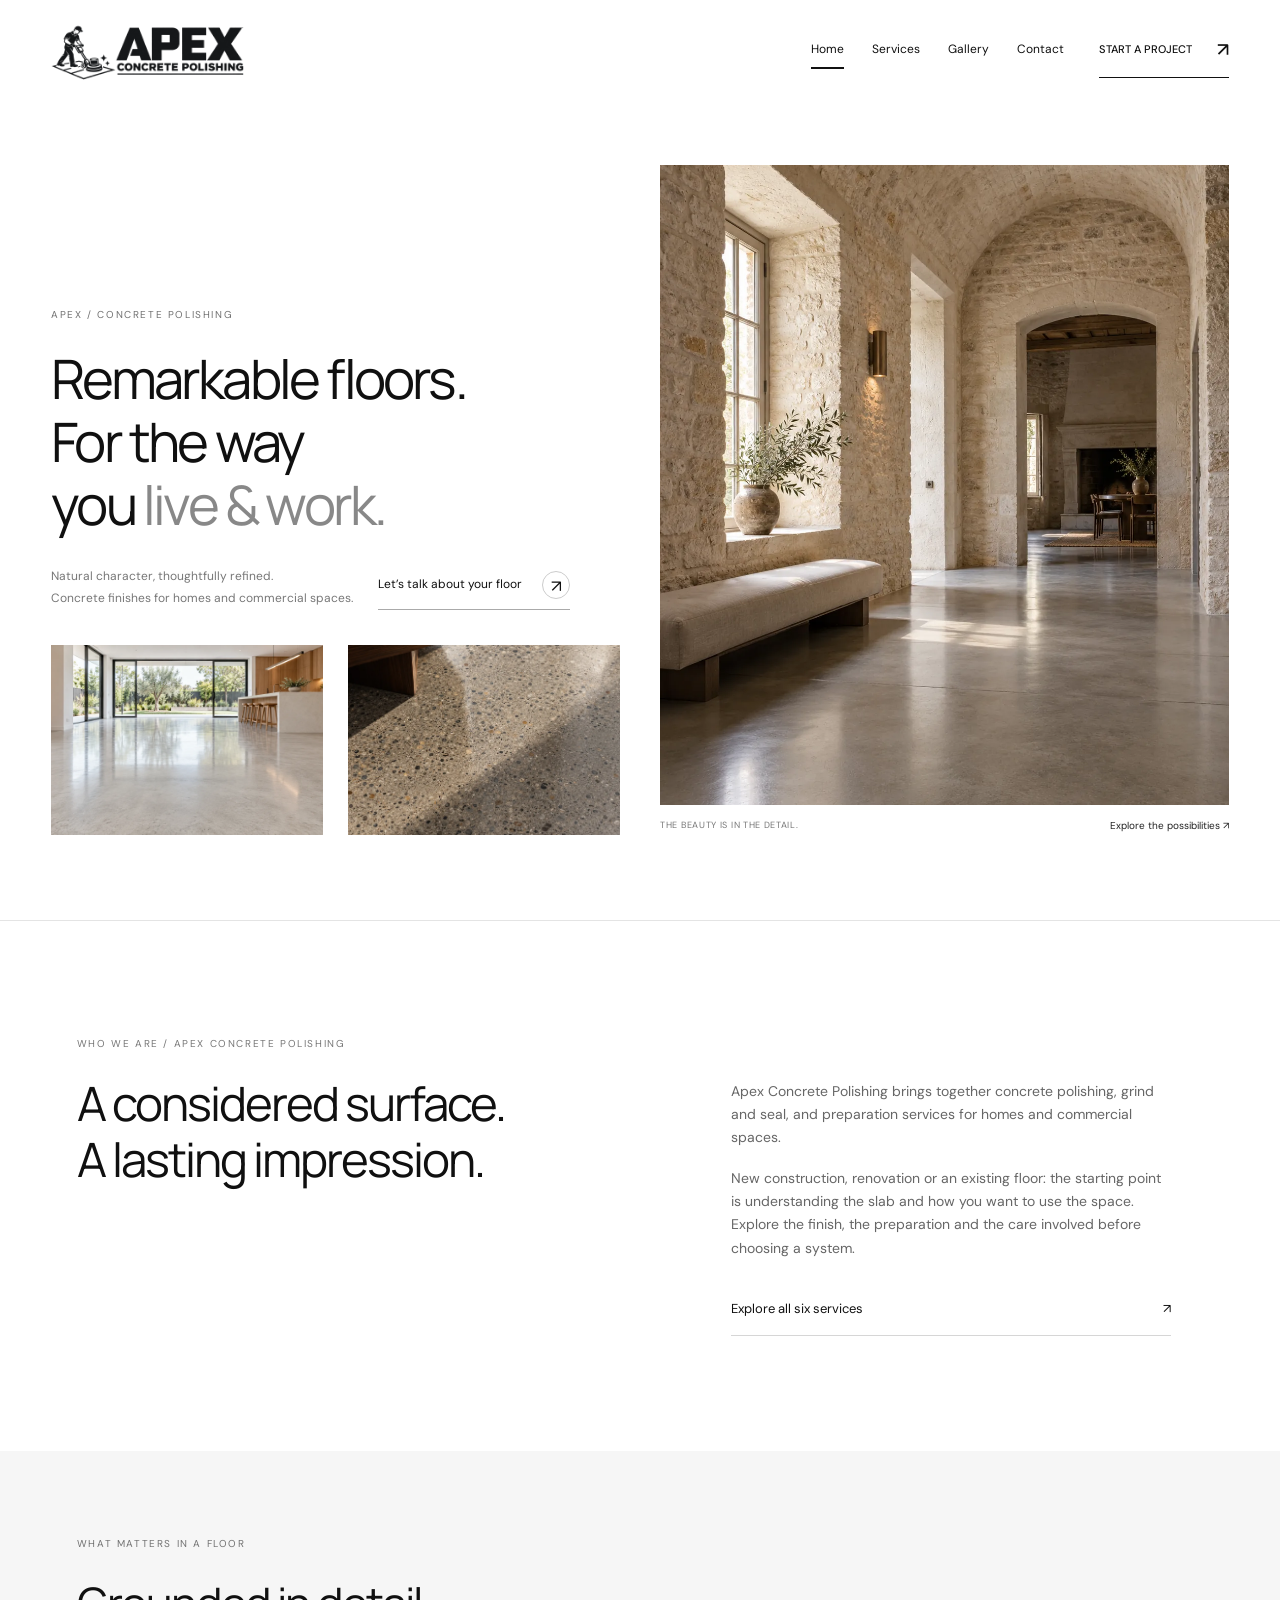
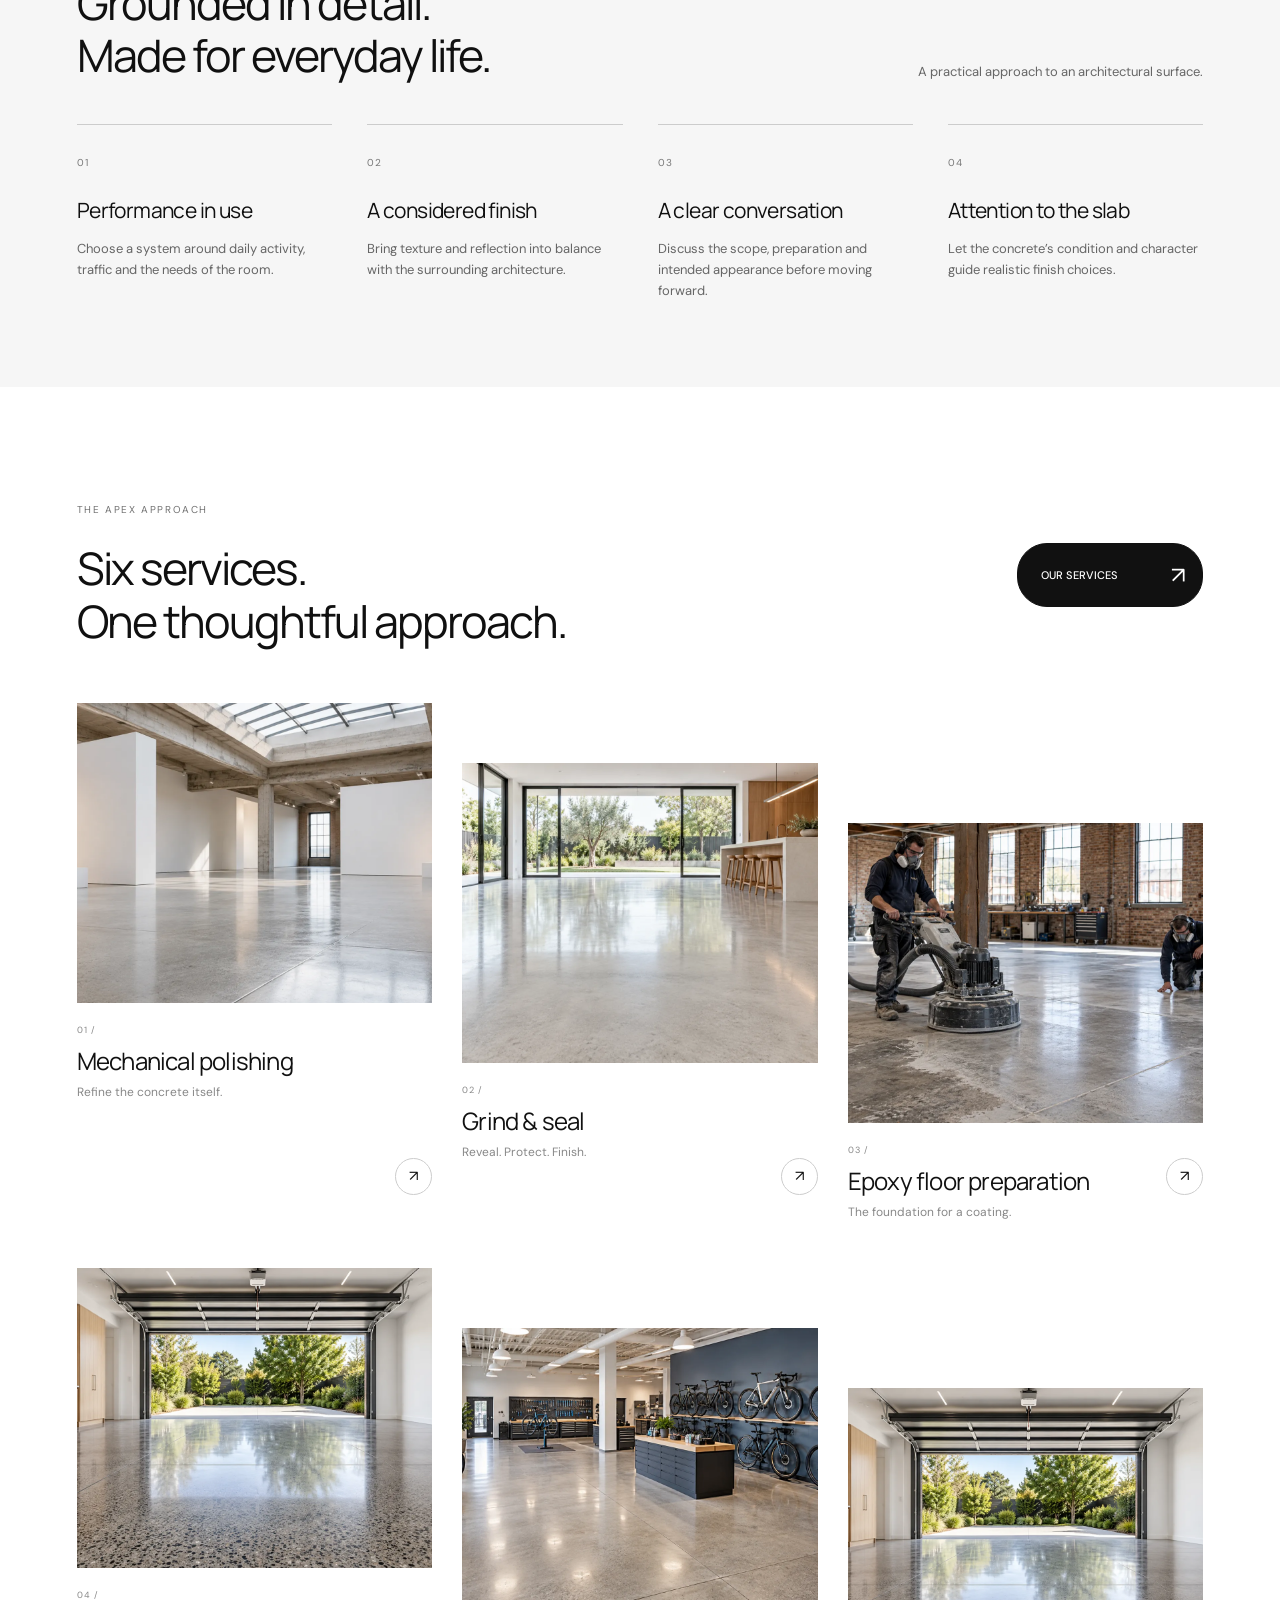
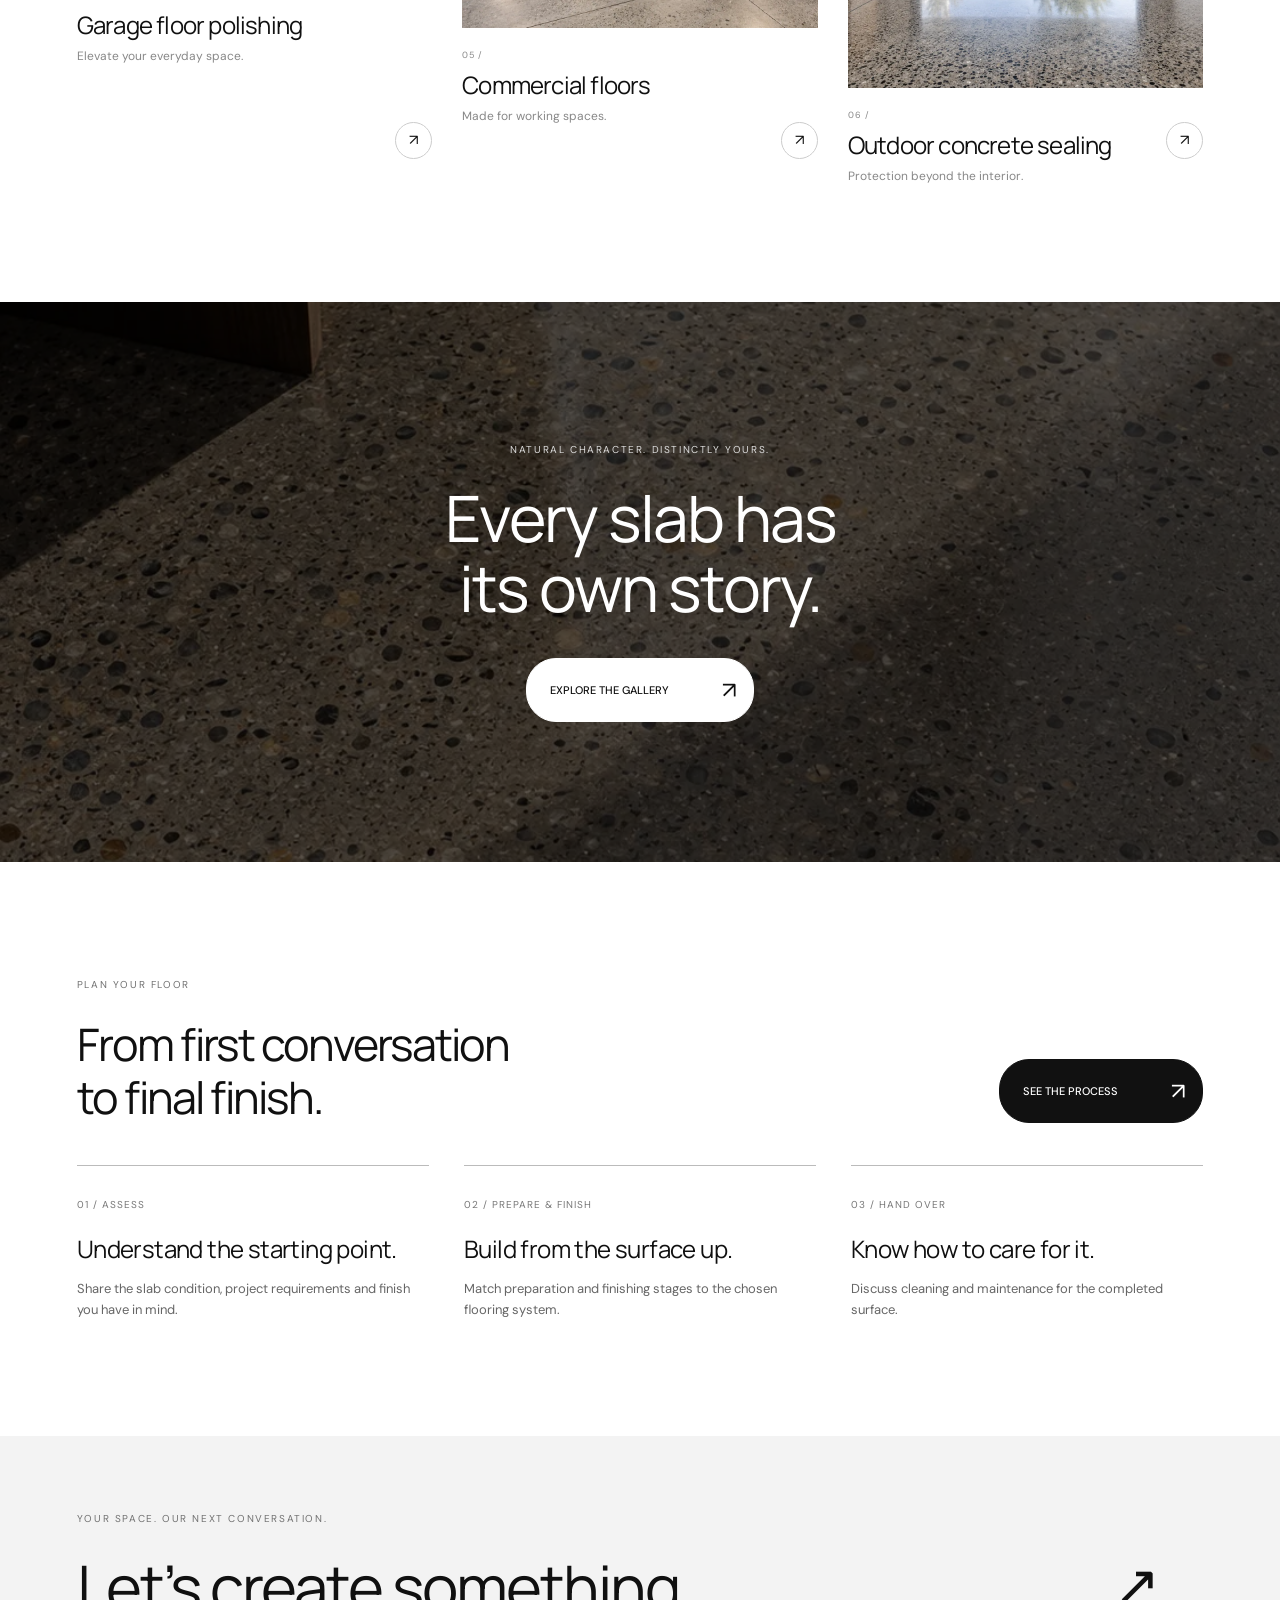
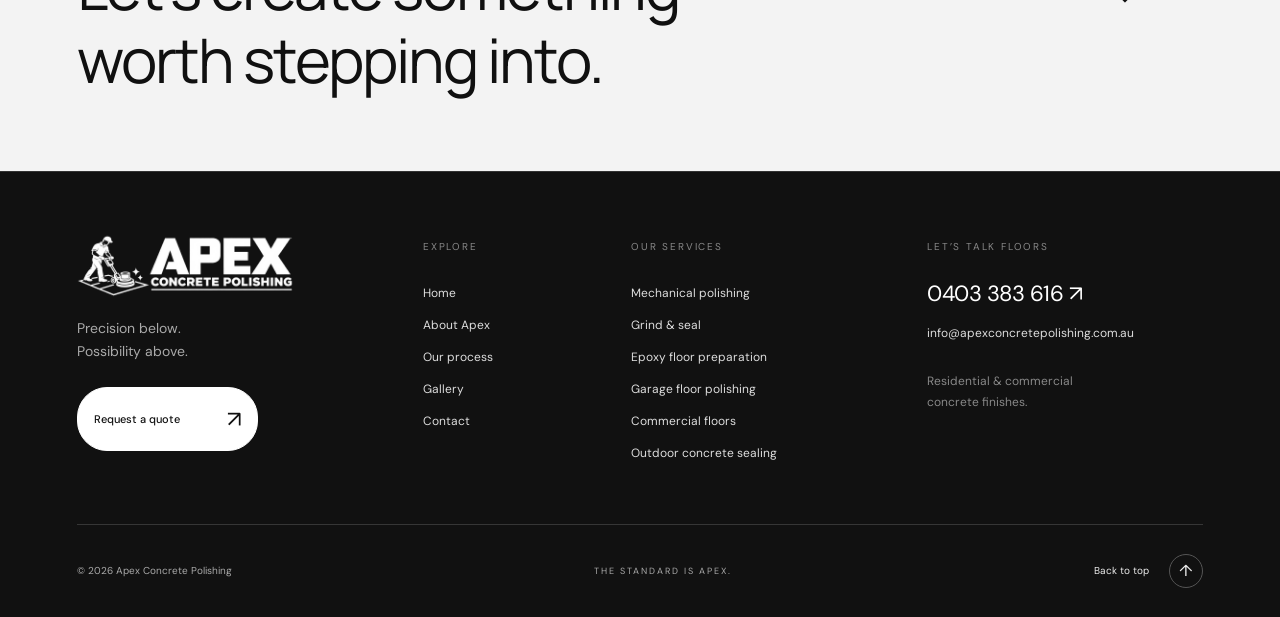
<file: index.html>
<!doctype html><html lang="en-AU"><head><meta charset="utf-8"><meta name="viewport" content="width=device-width,initial-scale=1"><meta name="description" content="Apex Concrete Polishing — mechanical polishing, grind & seal, epoxy floor preparation, garage and commercial floors and outdoor concrete sealing for homes and businesses. Call 0403 383 616 for a quote."><meta name="theme-color" content="#111111"><meta name="google-site-verification" content="-4HEp1kciSTsrEX-N4r372-_atQ7oovHeTxD_YpiPW0"><meta name="robots" content="index,follow"><title>Apex Concrete Polishing | Polished Concrete Floors for Homes & Commercial Spaces</title><link rel="canonical" href="https://apexconcretepolishing.com.au/"><meta property="og:type" content="website"><meta property="og:site_name" content="Apex Concrete Polishing"><meta property="og:locale" content="en_AU"><meta property="og:title" content="Apex Concrete Polishing | Polished Concrete Floors for Homes & Commercial Spaces"><meta property="og:description" content="Mechanical polishing, grind & seal, epoxy floor preparation, garage and commercial floors and outdoor concrete sealing. Call 0403 383 616 for a quote."><meta property="og:url" content="https://apexconcretepolishing.com.au/"><meta property="og:image" content="https://apexconcretepolishing.com.au/assets/og-image.jpg"><meta property="og:image:width" content="1200"><meta property="og:image:height" content="630"><meta property="og:image:alt" content="Polished concrete floor beneath limestone arches"><meta name="twitter:card" content="summary_large_image"><meta name="twitter:title" content="Apex Concrete Polishing | Polished Concrete Floors"><meta name="twitter:description" content="Mechanical polishing, grind & seal, epoxy floor preparation, garage and commercial floors and outdoor concrete sealing. Call 0403 383 616 for a quote."><meta name="twitter:image" content="https://apexconcretepolishing.com.au/assets/og-image.jpg"><link rel="icon" href="favicon.ico" sizes="32x32"><link rel="icon" type="image/png" sizes="192x192" href="assets/icon-192.png"><link rel="apple-touch-icon" sizes="180x180" href="assets/apple-touch-icon.png"><link rel="manifest" href="site.webmanifest"><link rel="stylesheet" href="style.css"><link rel="stylesheet" href="editorial.css"><script type="application/ld+json">{"@context":"https://schema.org","@type":"LocalBusiness","@id":"https://apexconcretepolishing.com.au/#business","name":"Apex Concrete Polishing","url":"https://apexconcretepolishing.com.au/","logo":"https://apexconcretepolishing.com.au/assets/logo.webp","image":"https://apexconcretepolishing.com.au/assets/og-image.jpg","telephone":"+61403383616","email":"info@apexconcretepolishing.com.au","description":"Residential and commercial concrete polishing, grind & seal, epoxy floor preparation, garage and commercial floors and outdoor concrete sealing.","areaServed":{"@type":"Country","name":"Australia"},"hasOfferCatalog":{"@type":"OfferCatalog","name":"Concrete flooring services","itemListElement":[{"@type":"Offer","itemOffered":{"@type":"Service","name":"Mechanical concrete polishing","url":"https://apexconcretepolishing.com.au/services.html#mechanical-polishing"}},{"@type":"Offer","itemOffered":{"@type":"Service","name":"Grind & seal","url":"https://apexconcretepolishing.com.au/services.html#grind-seal"}},{"@type":"Offer","itemOffered":{"@type":"Service","name":"Epoxy floor preparation","url":"https://apexconcretepolishing.com.au/services.html#epoxy-preparation"}},{"@type":"Offer","itemOffered":{"@type":"Service","name":"Garage floor polishing","url":"https://apexconcretepolishing.com.au/services.html#garage-polishing"}},{"@type":"Offer","itemOffered":{"@type":"Service","name":"Commercial concrete floors","url":"https://apexconcretepolishing.com.au/services.html#commercial-floors"}},{"@type":"Offer","itemOffered":{"@type":"Service","name":"Outdoor concrete sealing","url":"https://apexconcretepolishing.com.au/services.html#outdoor-sealing"}}]},"contactPoint":{"@type":"ContactPoint","telephone":"+61403383616","email":"info@apexconcretepolishing.com.au","contactType":"sales","availableLanguage":"en"}}</script></head><body id="top" class="page-home"><div class="scroll-progress" aria-hidden="true"></div><div class="topline"><span>THE STANDARD IS APEX.</span><a href="tel:+61403383616">0403 383 616 ↗</a></div><header><a class="brand" href="index.html" aria-label="Apex Concrete Polishing home"><img src="assets/logo.webp" width="1000" height="500" alt="Apex Concrete Polishing"></a><button class="menu" type="button" aria-label="Open navigation menu" aria-expanded="false" aria-controls="nav"><span class="menu-label">Menu</span><span class="menu-icon" aria-hidden="true"><i></i><i></i></span></button><nav id="nav" aria-label="Main navigation"><p class="mobile-nav-caption">EXPLORE APEX</p><a href="index.html" aria-current="page"><small>01</small>Home</a><a href="services.html" ><small>02</small>Services</a><a href="gallery.html" ><small>03</small>Gallery</a><a href="contact.html" ><small>04</small>Contact</a><div class="mobile-nav-contact"><p>YOUR NEXT PROJECT STARTS HERE.</p><a class="mobile-quote" href="contact.html#contact">Request a quote <span aria-hidden="true">↗</span></a><a class="mobile-phone" href="tel:+61403383616">0403 383 616 <span aria-hidden="true">↗</span></a><span class="mobile-nav-signoff">CONCRETE. TAKEN FURTHER.</span></div></nav><a class="header-cta" href="contact.html">START A PROJECT <span>↗</span></a></header><main><section class="editorial-hero" id="home"><div class="editorial-lead"><p class="eyebrow">APEX / CONCRETE POLISHING</p><h1>Remarkable floors.<br>For the way<br>you <em>live & work.</em></h1><div class="editorial-note"><p>Natural character, thoughtfully refined.<br>Concrete finishes for homes and commercial spaces.</p><a class="editorial-link" href="contact.html">Let’s talk about your floor <span aria-hidden="true">↗</span></a></div><div class="hero-pair"><img src="assets/home.webp" width="1600" height="900" alt="Light-filled kitchen with a refined concrete floor"><img src="assets/detail.webp" width="1122" height="1402" alt="Natural aggregate detail in a polished concrete surface"></div></div><figure class="editorial-main-image"><img src="assets/arch.webp" width="1122" height="1402" alt="Polished concrete beneath sculptural limestone arches" fetchpriority="high"><figcaption><span>THE BEAUTY IS IN THE DETAIL.</span><a href="gallery.html">Explore the possibilities ↗</a></figcaption></figure></section><section id="intro" class="intro wrap"><p class="eyebrow">WHO WE ARE / APEX CONCRETE POLISHING</p><div><h2>A considered surface.<br>A lasting impression.</h2><div class="intro-copy"><p>Apex Concrete Polishing brings together concrete polishing, grind and seal, and preparation services for homes and commercial spaces.</p><p>New construction, renovation or an existing floor: the starting point is understanding the slab and how you want to use the space. Explore the finish, the preparation and the care involved before choosing a system.</p><a class="text-link" href="services.html">Explore all six services <span>↗</span></a></div></div></section><section class="values wrap" id="about"><div class="section-heading"><div><p class="eyebrow">WHAT MATTERS IN A FLOOR</p><h2>Grounded in detail.<br>Made for everyday life.</h2></div><p>A practical approach to an architectural surface.</p></div><div class="value-grid"><article><span>01</span><h3>Performance in use</h3><p>Choose a system around daily activity, traffic and the needs of the room.</p></article><article><span>02</span><h3>A considered finish</h3><p>Bring texture and reflection into balance with the surrounding architecture.</p></article><article><span>03</span><h3>A clear conversation</h3><p>Discuss the scope, preparation and intended appearance before moving forward.</p></article><article><span>04</span><h3>Attention to the slab</h3><p>Let the concrete’s condition and character guide realistic finish choices.</p></article></div></section><section class="home-services wrap"><div class="section-heading"><div><p class="eyebrow">THE APEX APPROACH</p><h2>Six services.<br>One thoughtful approach.</h2></div><a class="button" href="services.html"><span class="btn-label">OUR SERVICES</span><span class="btn-icon" aria-hidden="true">↗</span></a></div><div class="feature-links"><a href="services.html#mechanical-polishing"><img src="assets/gallery.webp" width="1600" height="900" alt="" loading="lazy"><span class="feature-number">01 /</span><div class="feature-copy"><h3>Mechanical polishing</h3><p>Refine the concrete itself.</p></div><b aria-hidden="true">↗</b></a><a href="services.html#grind-seal"><img src="assets/home.webp" width="1600" height="900" alt="" loading="lazy"><span class="feature-number">02 /</span><div class="feature-copy"><h3>Grind & seal</h3><p>Reveal. Protect. Finish.</p></div><b aria-hidden="true">↗</b></a><a href="services.html#epoxy-preparation"><img src="assets/process.webp" width="1600" height="900" alt="" loading="lazy"><span class="feature-number">03 /</span><div class="feature-copy"><h3>Epoxy floor preparation</h3><p>The foundation for a coating.</p></div><b aria-hidden="true">↗</b></a><a href="services.html#garage-polishing"><img src="assets/garage.webp" width="1600" height="900" alt="" loading="lazy"><span class="feature-number">04 /</span><div class="feature-copy"><h3>Garage floor polishing</h3><p>Elevate your everyday space.</p></div><b aria-hidden="true">↗</b></a><a href="services.html#commercial-floors"><img src="assets/commercial.webp" width="1600" height="900" alt="" loading="lazy"><span class="feature-number">05 /</span><div class="feature-copy"><h3>Commercial floors</h3><p>Made for working spaces.</p></div><b aria-hidden="true">↗</b></a><a href="services.html#outdoor-sealing"><img src="assets/garage.webp" width="1600" height="900" alt="" loading="lazy"><span class="feature-number">06 /</span><div class="feature-copy"><h3>Outdoor concrete sealing</h3><p>Protection beyond the interior.</p></div><b aria-hidden="true">↗</b></a></div></section><section class="statement"><img src="assets/detail.webp" width="1122" height="1402" alt="Detail of aggregate within polished concrete" loading="lazy"><div><p class="eyebrow">NATURAL CHARACTER. DISTINCTLY YOURS.</p><h2>Every slab has<br>its own story.</h2><a class="button" href="gallery.html"><span class="btn-label">EXPLORE THE GALLERY</span><span class="btn-icon" aria-hidden="true">↗</span></a></div></section><section class="overview wrap"><div class="section-heading"><div><p class="eyebrow">PLAN YOUR FLOOR</p><h2>From first conversation<br>to final finish.</h2></div><a class="button" href="services.html#process"><span class="btn-label">SEE THE PROCESS</span><span class="btn-icon" aria-hidden="true">↗</span></a></div><div class="overview-grid"><article><span>01 / ASSESS</span><h3>Understand the starting point.</h3><p>Share the slab condition, project requirements and finish you have in mind.</p></article><article><span>02 / PREPARE & FINISH</span><h3>Build from the surface up.</h3><p>Match preparation and finishing stages to the chosen flooring system.</p></article><article><span>03 / HAND OVER</span><h3>Know how to care for it.</h3><p>Discuss cleaning and maintenance for the completed surface.</p></article></div></section></main><section class="closing"><p class="eyebrow">YOUR SPACE. OUR NEXT CONVERSATION.</p><a href="contact.html">Let’s create something<br>worth stepping into.<span>↗</span></a></section><footer class="site-footer"><div class="footer-main"><div class="footer-identity"><a class="brand" href="index.html" aria-label="Apex Concrete Polishing home"><img src="assets/logo.webp" width="1000" height="500" alt="Apex Concrete Polishing"></a><p>Precision below.<br>Possibility above.</p><a class="button footer-quote" href="contact.html"><span class="btn-label">Request a quote</span><span class="btn-icon" aria-hidden="true">↗</span></a></div><div class="footer-column"><h2>Explore</h2><a href="index.html">Home</a><a href="index.html#about">About Apex</a><a href="services.html#process">Our process</a><a href="gallery.html">Gallery</a><a href="contact.html">Contact</a></div><div class="footer-column footer-services"><h2>Our services</h2><a href="services.html#mechanical-polishing">Mechanical polishing</a><a href="services.html#grind-seal">Grind & seal</a><a href="services.html#epoxy-preparation">Epoxy floor preparation</a><a href="services.html#garage-polishing">Garage floor polishing</a><a href="services.html#commercial-floors">Commercial floors</a><a href="services.html#outdoor-sealing">Outdoor concrete sealing</a></div><div class="footer-column footer-contact"><h2>Let’s talk floors</h2><a class="footer-phone" href="tel:+61403383616">0403 383 616 ↗</a><a class="footer-email" href="mailto:info@apexconcretepolishing.com.au">info@apexconcretepolishing.com.au</a><p>Residential & commercial<br>concrete finishes.</p></div></div><div class="footer-base"><span>© <span id="year">2026</span> Apex Concrete Polishing</span><span class="footer-signoff">THE STANDARD IS APEX.</span><a href="#top">Back to top <span aria-hidden="true">↑</span></a></div></footer><dialog id="lightbox"><button aria-label="Close image" class="close">×</button><img alt=""><p></p></dialog><script src="app.js"></script></body></html>
</file>
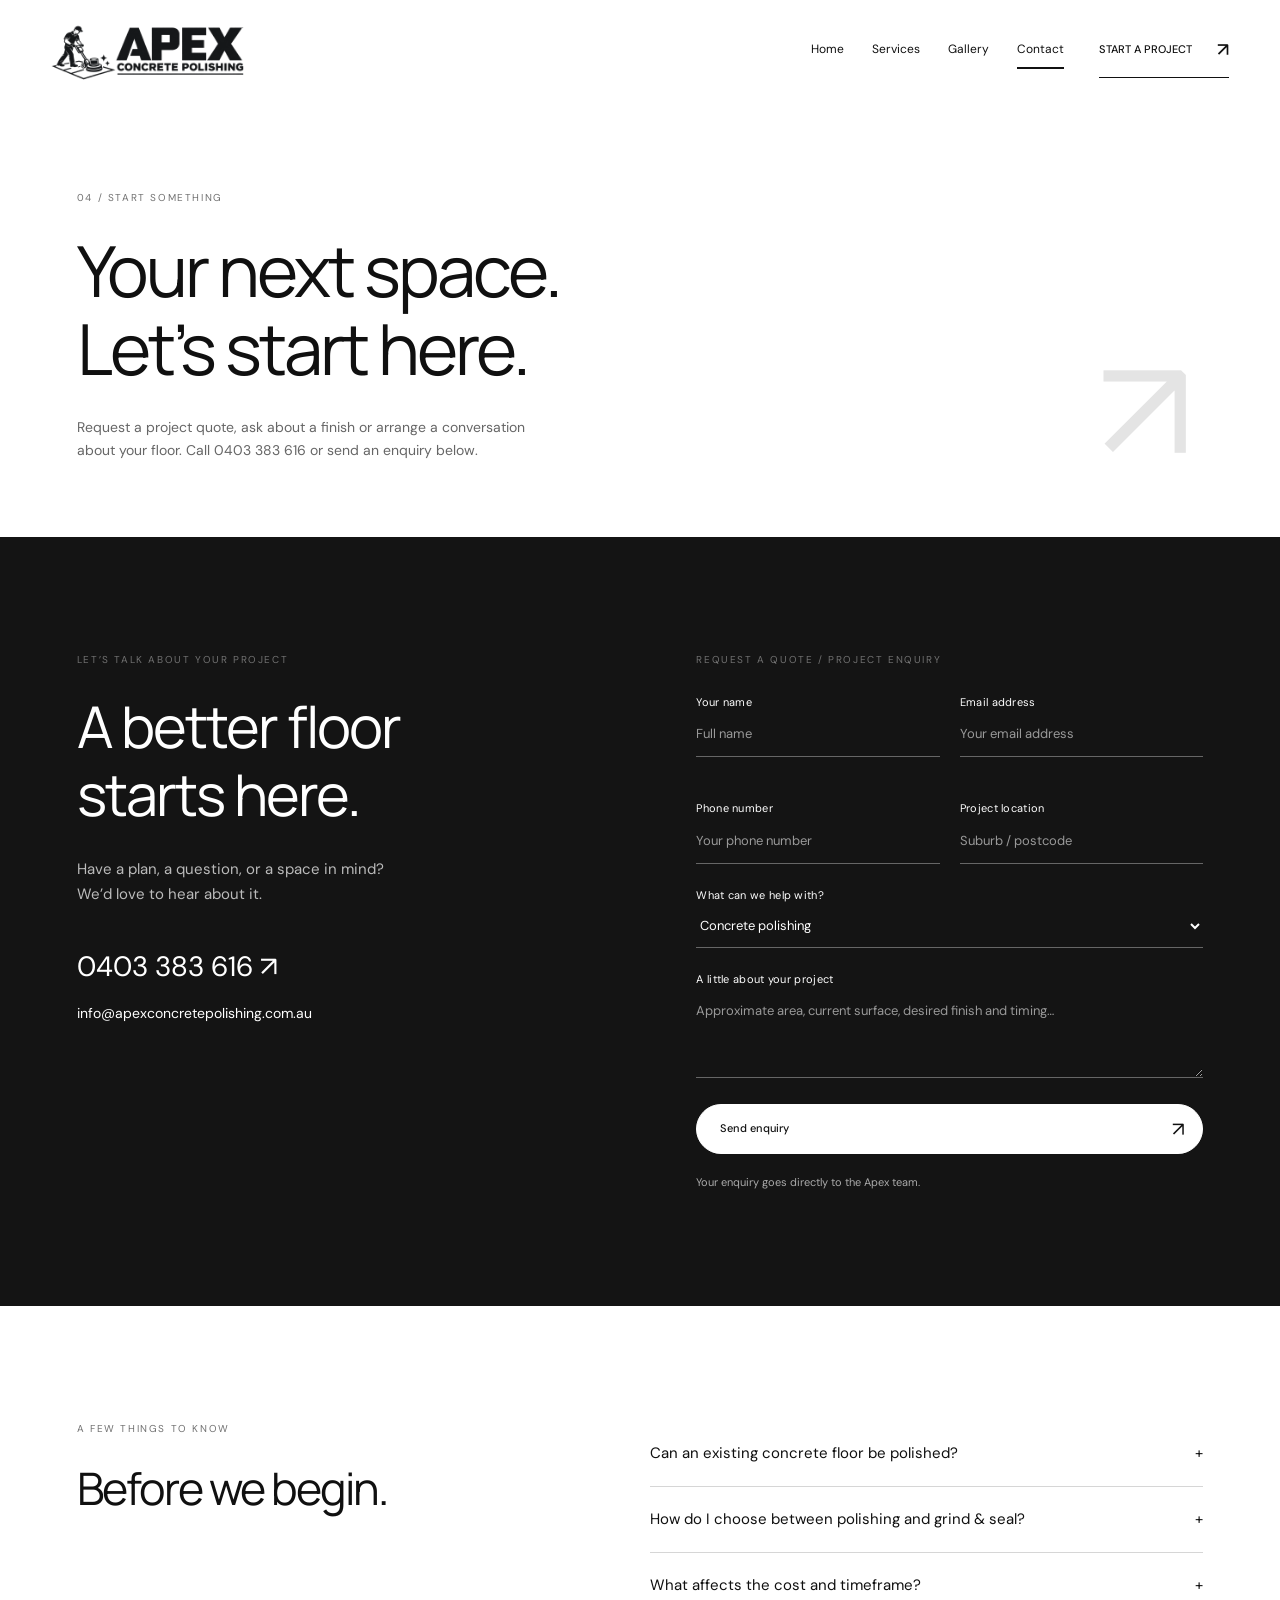
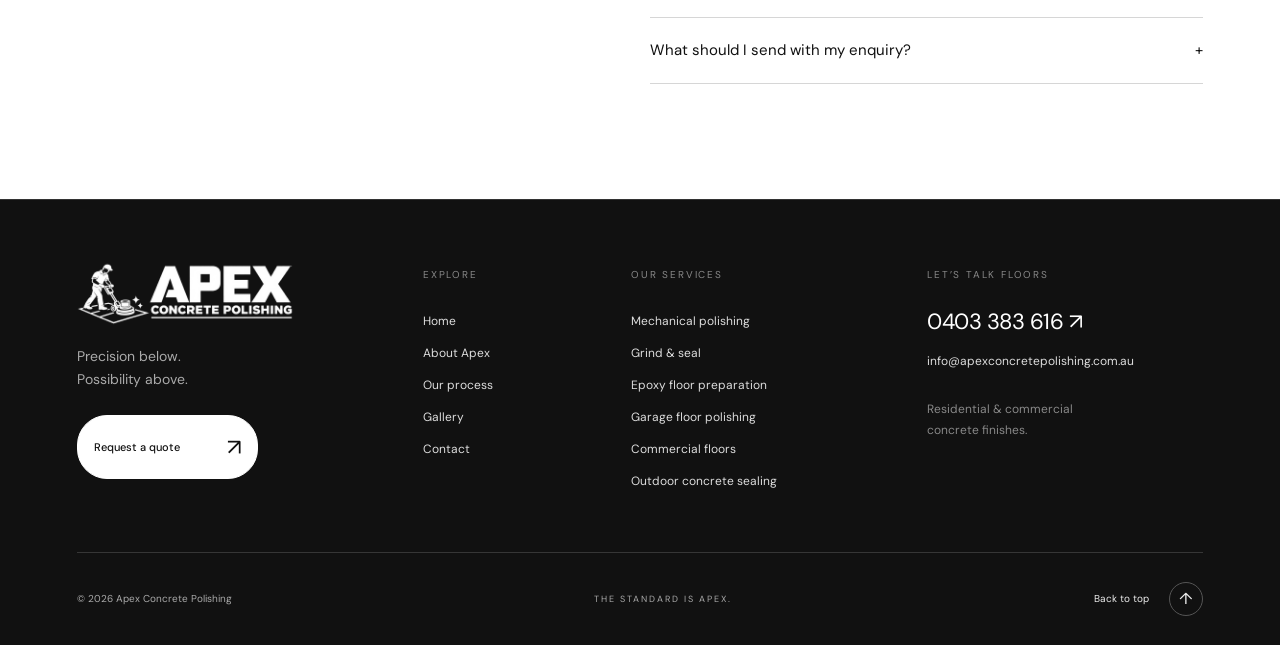
<file: contact.html>
<!doctype html><html lang="en-AU"><head><meta charset="utf-8"><meta name="viewport" content="width=device-width,initial-scale=1"><meta name="description" content="Request a quote or ask about a concrete finish. Call Apex Concrete Polishing on 0403 383 616 or send an enquiry online."><meta name="theme-color" content="#111111"><meta name="google-site-verification" content="-4HEp1kciSTsrEX-N4r372-_atQ7oovHeTxD_YpiPW0"><meta name="robots" content="index,follow"><title>Contact & Quotes | Apex Concrete Polishing</title><link rel="canonical" href="https://apexconcretepolishing.com.au/contact.html"><meta property="og:type" content="website"><meta property="og:site_name" content="Apex Concrete Polishing"><meta property="og:locale" content="en_AU"><meta property="og:title" content="Contact & Quotes | Apex Concrete Polishing"><meta property="og:description" content="Request a quote or ask about a concrete finish. Call 0403 383 616 or send an enquiry online."><meta property="og:url" content="https://apexconcretepolishing.com.au/contact.html"><meta property="og:image" content="https://apexconcretepolishing.com.au/assets/og-image.jpg"><meta property="og:image:width" content="1200"><meta property="og:image:height" content="630"><meta name="twitter:card" content="summary_large_image"><meta name="twitter:title" content="Contact & Quotes | Apex Concrete Polishing"><meta name="twitter:description" content="Request a quote or ask about a concrete finish. Call 0403 383 616 or send an enquiry online."><meta name="twitter:image" content="https://apexconcretepolishing.com.au/assets/og-image.jpg"><link rel="icon" href="favicon.ico" sizes="32x32"><link rel="icon" type="image/png" sizes="192x192" href="assets/icon-192.png"><link rel="apple-touch-icon" sizes="180x180" href="assets/apple-touch-icon.png"><link rel="manifest" href="site.webmanifest"><link rel="stylesheet" href="style.css"><link rel="stylesheet" href="editorial.css"></head><body id="top" class="page-contact"><div class="scroll-progress" aria-hidden="true"></div><div class="topline"><span>THE STANDARD IS APEX.</span><a href="tel:+61403383616">0403 383 616 ↗</a></div><header><a class="brand" href="index.html" aria-label="Apex Concrete Polishing home"><img src="assets/logo.webp" width="1000" height="500" alt="Apex Concrete Polishing"></a><button class="menu" type="button" aria-label="Open navigation menu" aria-expanded="false" aria-controls="nav"><span class="menu-label">Menu</span><span class="menu-icon" aria-hidden="true"><i></i><i></i></span></button><nav id="nav" aria-label="Main navigation"><p class="mobile-nav-caption">EXPLORE APEX</p><a href="index.html" ><small>01</small>Home</a><a href="services.html" ><small>02</small>Services</a><a href="gallery.html" ><small>03</small>Gallery</a><a href="contact.html" aria-current="page"><small>04</small>Contact</a><div class="mobile-nav-contact"><p>YOUR NEXT PROJECT STARTS HERE.</p><a class="mobile-quote" href="contact.html#contact">Request a quote <span aria-hidden="true">↗</span></a><a class="mobile-phone" href="tel:+61403383616">0403 383 616 <span aria-hidden="true">↗</span></a><span class="mobile-nav-signoff">CONCRETE. TAKEN FURTHER.</span></div></nav><a class="header-cta" href="contact.html">START A PROJECT <span>↗</span></a></header><main><section class="page-title wrap"><p class="eyebrow">04 / START SOMETHING</p><h1>Your next space.<br>Let’s start here.</h1><p>Request a project quote, ask about a finish or arrange a conversation about your floor. Call 0403 383 616 or send an enquiry below.</p><span class="title-mark" aria-hidden="true">↗</span></section><section class="contact" id="contact"><div class="contact-inner wrap"><div><p class="eyebrow">LET’S TALK ABOUT YOUR PROJECT</p><h2>A better floor<br>starts here.</h2><p>Have a plan, a question, or a space in mind?<br>We’d love to hear about it.</p><a class="phone" href="tel:+61403383616">0403 383 616 ↗</a><a class="email" href="mailto:info@apexconcretepolishing.com.au">info@apexconcretepolishing.com.au</a></div><form id="enquiry" action="send-enquiry.php" method="post"><p class="eyebrow">REQUEST A QUOTE / PROJECT ENQUIRY</p><div class="fields"><label>Your name<input name="name" autocomplete="name" required placeholder="Full name"></label><label>Email address<input name="email" type="email" autocomplete="email" required placeholder="Your email address"></label><label>Phone number<input name="phone" type="tel" autocomplete="tel" placeholder="Your phone number"></label><label>Project location<input name="location" autocomplete="address-level2" required placeholder="Suburb / postcode"></label></div><label class="hp" aria-hidden="true">Leave this field empty<input name="website" tabindex="-1" autocomplete="off"></label><label>What can we help with?<select name="service"><option>Concrete polishing</option><option>Grind & seal</option><option>Epoxy floor preparation</option><option>Garage flooring</option><option>Commercial flooring</option><option>Outdoor sealing</option><option>I’m not sure yet</option></select></label><label>A little about your project<textarea name="message" rows="3" required placeholder="Approximate area, current surface, desired finish and timing…"></textarea></label><button class="button" type="submit"><span class="btn-label">Send enquiry</span><span class="btn-icon" aria-hidden="true">↗</span></button><p class="note" id="form-status" aria-live="polite">Your enquiry goes directly to the Apex team.</p></form></div></section><section class="faq wrap"><div><p class="eyebrow">A FEW THINGS TO KNOW</p><h2>Before we begin.</h2></div><div><details><summary>Can an existing concrete floor be polished?</summary><p>Often, but the condition of the slab matters. Existing coatings, cracks, repairs and variations can influence the result. Send photos so we can discuss assessment and preparation.</p></details><details><summary>How do I choose between polishing and grind & seal?</summary><p>The systems create their finish in different ways. We’ll discuss the appearance you want, the use of the space and ongoing care before recommending an approach.</p></details><details><summary>What affects the cost and timeframe?</summary><p>Floor area, slab condition, access, coating removal and the selected finish all affect the scope. A project-specific quote is the best way to establish pricing and timing.</p></details><details><summary>What should I send with my enquiry?</summary><p>Your suburb, approximate floor area, photos or plans, whether it’s a new or existing slab, and your preferred timing. You can email these directly to Apex.</p></details></div></section>
</main><section class="closing"><p class="eyebrow">YOUR SPACE. OUR NEXT CONVERSATION.</p><a href="contact.html">Let’s create something<br>worth stepping into.<span>↗</span></a></section><footer class="site-footer"><div class="footer-main"><div class="footer-identity"><a class="brand" href="index.html" aria-label="Apex Concrete Polishing home"><img src="assets/logo.webp" width="1000" height="500" alt="Apex Concrete Polishing"></a><p>Precision below.<br>Possibility above.</p><a class="button footer-quote" href="contact.html"><span class="btn-label">Request a quote</span><span class="btn-icon" aria-hidden="true">↗</span></a></div><div class="footer-column"><h2>Explore</h2><a href="index.html">Home</a><a href="index.html#about">About Apex</a><a href="services.html#process">Our process</a><a href="gallery.html">Gallery</a><a href="contact.html">Contact</a></div><div class="footer-column footer-services"><h2>Our services</h2><a href="services.html#mechanical-polishing">Mechanical polishing</a><a href="services.html#grind-seal">Grind & seal</a><a href="services.html#epoxy-preparation">Epoxy floor preparation</a><a href="services.html#garage-polishing">Garage floor polishing</a><a href="services.html#commercial-floors">Commercial floors</a><a href="services.html#outdoor-sealing">Outdoor concrete sealing</a></div><div class="footer-column footer-contact"><h2>Let’s talk floors</h2><a class="footer-phone" href="tel:+61403383616">0403 383 616 ↗</a><a class="footer-email" href="mailto:info@apexconcretepolishing.com.au">info@apexconcretepolishing.com.au</a><p>Residential & commercial<br>concrete finishes.</p></div></div><div class="footer-base"><span>© <span id="year">2026</span> Apex Concrete Polishing</span><span class="footer-signoff">THE STANDARD IS APEX.</span><a href="#top">Back to top <span aria-hidden="true">↑</span></a></div></footer><dialog id="lightbox"><button aria-label="Close image" class="close">×</button><img alt=""><p></p></dialog><script src="app.js"></script></body></html>
</file>
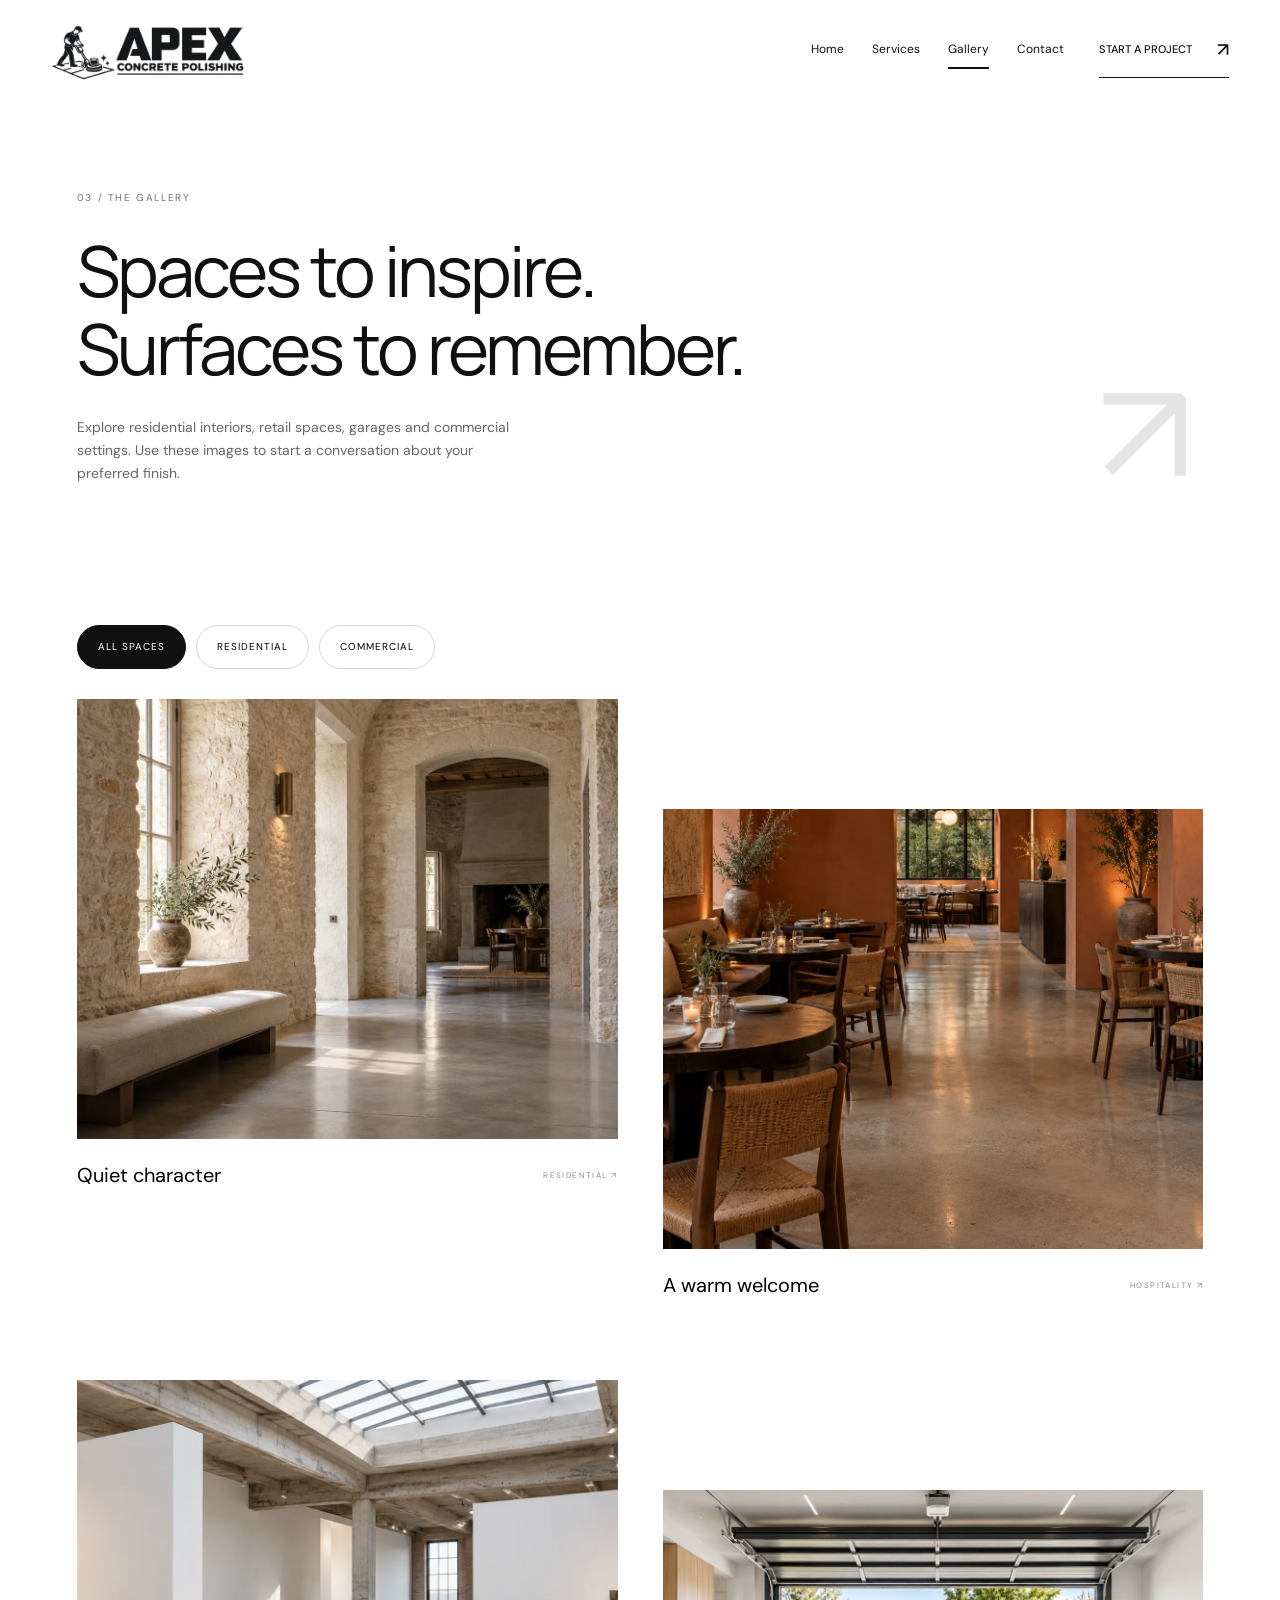
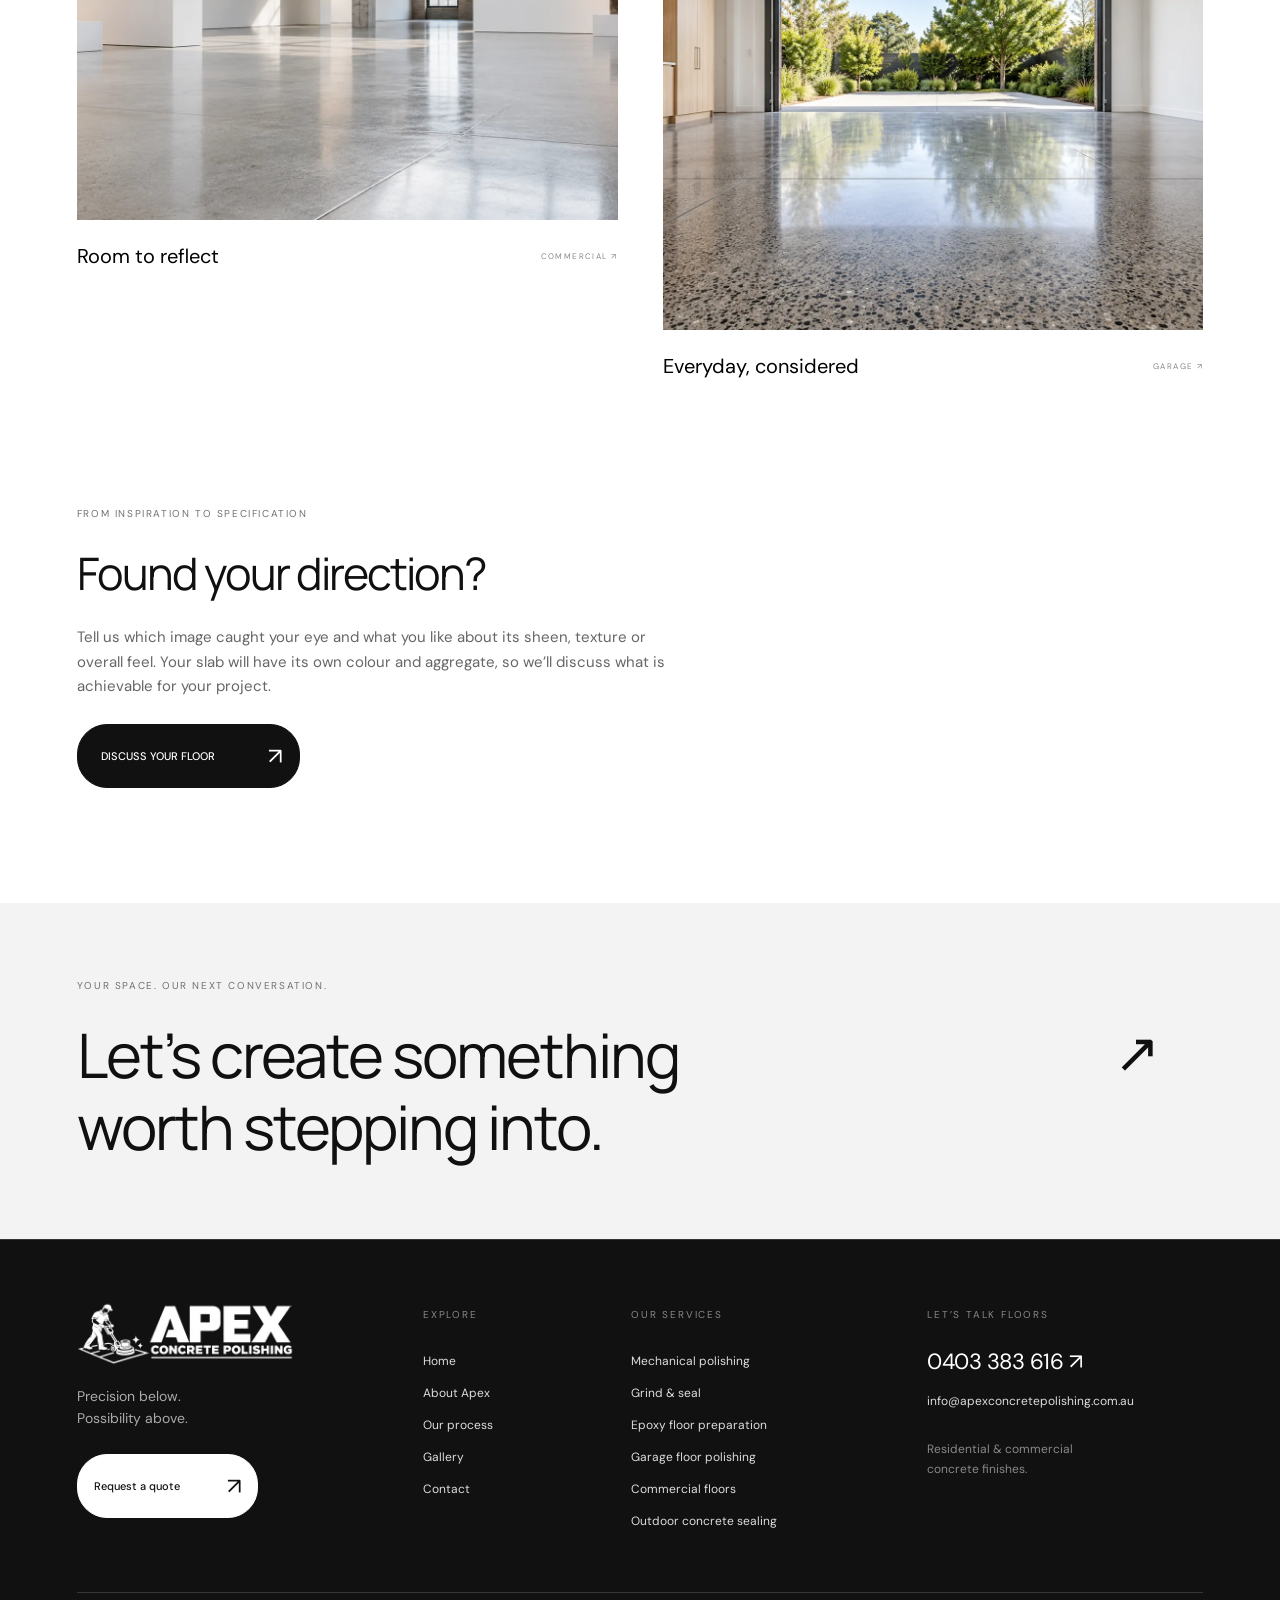
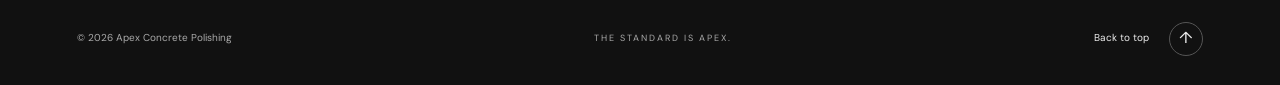
<file: gallery.html>
<!doctype html><html lang="en-AU"><head><meta charset="utf-8"><meta name="viewport" content="width=device-width,initial-scale=1"><meta name="description" content="Browse polished concrete floors for homes, hospitality, retail and garages in the Apex Concrete Polishing gallery and find the finish for your next space."><meta name="theme-color" content="#111111"><meta name="google-site-verification" content="-4HEp1kciSTsrEX-N4r372-_atQ7oovHeTxD_YpiPW0"><meta name="robots" content="index,follow"><title>Gallery | Apex Concrete Polishing</title><link rel="canonical" href="https://apexconcretepolishing.com.au/gallery.html"><meta property="og:type" content="website"><meta property="og:site_name" content="Apex Concrete Polishing"><meta property="og:locale" content="en_AU"><meta property="og:title" content="Gallery | Apex Concrete Polishing"><meta property="og:description" content="Polished concrete floors for homes, hospitality, retail and garages. Find the finish for your next space."><meta property="og:url" content="https://apexconcretepolishing.com.au/gallery.html"><meta property="og:image" content="https://apexconcretepolishing.com.au/assets/og-image.jpg"><meta property="og:image:width" content="1200"><meta property="og:image:height" content="630"><meta name="twitter:card" content="summary_large_image"><meta name="twitter:title" content="Gallery | Apex Concrete Polishing"><meta name="twitter:description" content="Polished concrete floors for homes, hospitality, retail and garages. Find the finish for your next space."><meta name="twitter:image" content="https://apexconcretepolishing.com.au/assets/og-image.jpg"><link rel="icon" href="favicon.ico" sizes="32x32"><link rel="icon" type="image/png" sizes="192x192" href="assets/icon-192.png"><link rel="apple-touch-icon" sizes="180x180" href="assets/apple-touch-icon.png"><link rel="manifest" href="site.webmanifest"><link rel="stylesheet" href="style.css"><link rel="stylesheet" href="editorial.css"></head><body id="top" class="page-gallery"><div class="scroll-progress" aria-hidden="true"></div><div class="topline"><span>THE STANDARD IS APEX.</span><a href="tel:+61403383616">0403 383 616 ↗</a></div><header><a class="brand" href="index.html" aria-label="Apex Concrete Polishing home"><img src="assets/logo.webp" width="1000" height="500" alt="Apex Concrete Polishing"></a><button class="menu" type="button" aria-label="Open navigation menu" aria-expanded="false" aria-controls="nav"><span class="menu-label">Menu</span><span class="menu-icon" aria-hidden="true"><i></i><i></i></span></button><nav id="nav" aria-label="Main navigation"><p class="mobile-nav-caption">EXPLORE APEX</p><a href="index.html" ><small>01</small>Home</a><a href="services.html" ><small>02</small>Services</a><a href="gallery.html" aria-current="page"><small>03</small>Gallery</a><a href="contact.html" ><small>04</small>Contact</a><div class="mobile-nav-contact"><p>YOUR NEXT PROJECT STARTS HERE.</p><a class="mobile-quote" href="contact.html#contact">Request a quote <span aria-hidden="true">↗</span></a><a class="mobile-phone" href="tel:+61403383616">0403 383 616 <span aria-hidden="true">↗</span></a><span class="mobile-nav-signoff">CONCRETE. TAKEN FURTHER.</span></div></nav><a class="header-cta" href="contact.html">START A PROJECT <span>↗</span></a></header><main><section class="page-title wrap"><p class="eyebrow">03 / THE GALLERY</p><h1>Spaces to inspire.<br>Surfaces to remember.</h1><p>Explore residential interiors, retail spaces, garages and commercial settings. Use these images to start a conversation about your preferred finish.</p><span class="title-mark" aria-hidden="true">↗</span></section><section class="wrap inspiration" id="gallery"><div class="section-heading"><div><p class="eyebrow">A WORLD OF POSSIBILITIES</p><h2>Made to belong.</h2></div><p>A selection of floors and interiors.<br>Explore the look for your next space.</p></div><div class="filters" aria-label="Filter gallery"><button class="active" data-filter="all" aria-pressed="true">All spaces</button><button data-filter="residential" aria-pressed="false">Residential</button><button data-filter="commercial" aria-pressed="false">Commercial</button></div><div class="gallery-grid"><button class="gallery-item tall" data-category="residential"><img src="assets/arch.webp" width="1122" height="1402" alt="Limestone arches and warm satin concrete" loading="lazy"><span>Quiet character <small>RESIDENTIAL ↗</small></span></button><button class="gallery-item" data-category="commercial"><img src="assets/bistro.webp" width="1122" height="1402" alt="Terracotta bistro with a warm concrete floor" loading="lazy"><span>A warm welcome <small>HOSPITALITY ↗</small></span></button><button class="gallery-item" data-category="commercial"><img src="assets/gallery.webp" width="1600" height="900" alt="Skylit gallery with reflective concrete flooring" loading="lazy"><span>Room to reflect <small>COMMERCIAL ↗</small></span></button><button class="gallery-item wide" data-category="residential"><img src="assets/garage.webp" width="1600" height="900" alt="Polished concrete garage opening onto a garden" loading="lazy"><span>Everyday, considered <small>GARAGE ↗</small></span></button></div></section><section class="gallery-info wrap"><p class="eyebrow">FROM INSPIRATION TO SPECIFICATION</p><h2>Found your direction?</h2><p>Tell us which image caught your eye and what you like about its sheen, texture or overall feel. Your slab will have its own colour and aggregate, so we’ll discuss what is achievable for your project.</p><a class="button" href="contact.html"><span class="btn-label">DISCUSS YOUR FLOOR</span><span class="btn-icon" aria-hidden="true">↗</span></a></section></main><section class="closing"><p class="eyebrow">YOUR SPACE. OUR NEXT CONVERSATION.</p><a href="contact.html">Let’s create something<br>worth stepping into.<span>↗</span></a></section><footer class="site-footer"><div class="footer-main"><div class="footer-identity"><a class="brand" href="index.html" aria-label="Apex Concrete Polishing home"><img src="assets/logo.webp" width="1000" height="500" alt="Apex Concrete Polishing"></a><p>Precision below.<br>Possibility above.</p><a class="button footer-quote" href="contact.html"><span class="btn-label">Request a quote</span><span class="btn-icon" aria-hidden="true">↗</span></a></div><div class="footer-column"><h2>Explore</h2><a href="index.html">Home</a><a href="index.html#about">About Apex</a><a href="services.html#process">Our process</a><a href="gallery.html">Gallery</a><a href="contact.html">Contact</a></div><div class="footer-column footer-services"><h2>Our services</h2><a href="services.html#mechanical-polishing">Mechanical polishing</a><a href="services.html#grind-seal">Grind & seal</a><a href="services.html#epoxy-preparation">Epoxy floor preparation</a><a href="services.html#garage-polishing">Garage floor polishing</a><a href="services.html#commercial-floors">Commercial floors</a><a href="services.html#outdoor-sealing">Outdoor concrete sealing</a></div><div class="footer-column footer-contact"><h2>Let’s talk floors</h2><a class="footer-phone" href="tel:+61403383616">0403 383 616 ↗</a><a class="footer-email" href="mailto:info@apexconcretepolishing.com.au">info@apexconcretepolishing.com.au</a><p>Residential & commercial<br>concrete finishes.</p></div></div><div class="footer-base"><span>© <span id="year">2026</span> Apex Concrete Polishing</span><span class="footer-signoff">THE STANDARD IS APEX.</span><a href="#top">Back to top <span aria-hidden="true">↑</span></a></div></footer><dialog id="lightbox"><button aria-label="Close image" class="close">×</button><img alt=""><p></p></dialog><script src="app.js"></script></body></html>
</file>
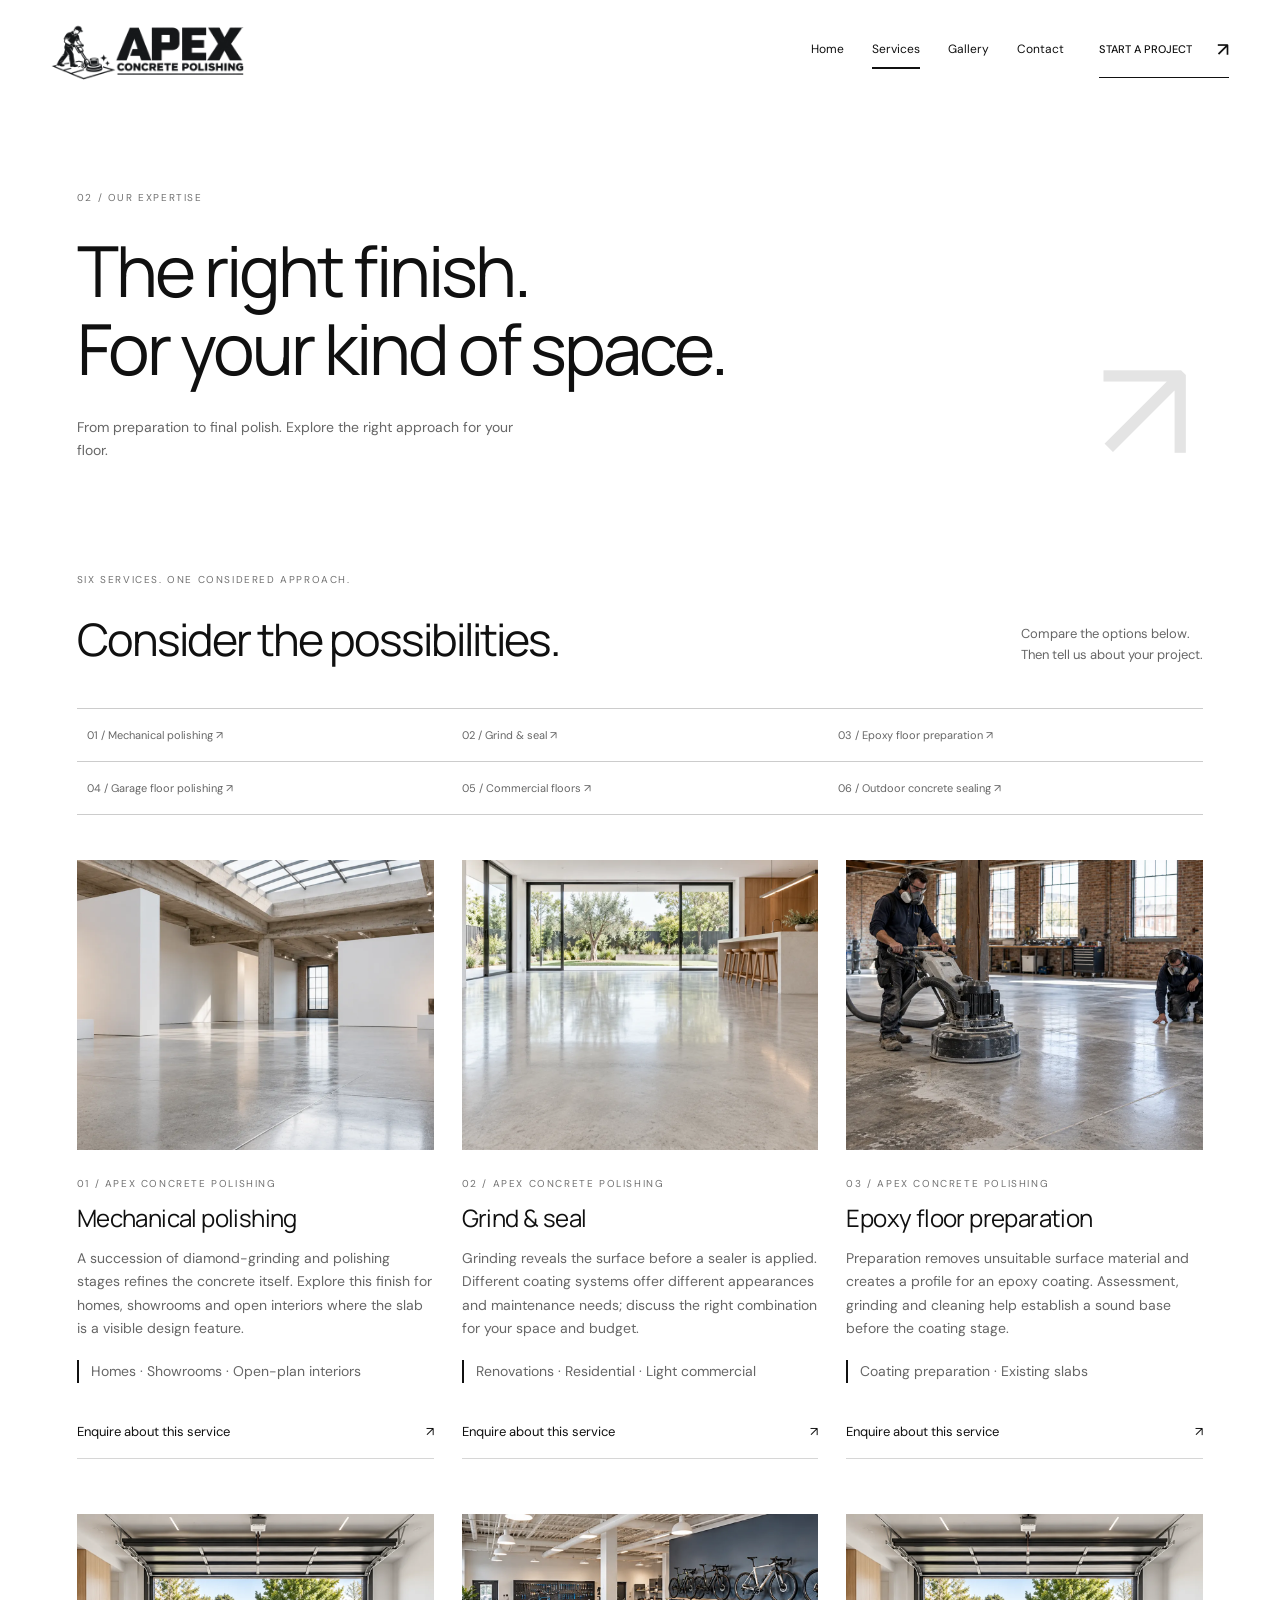
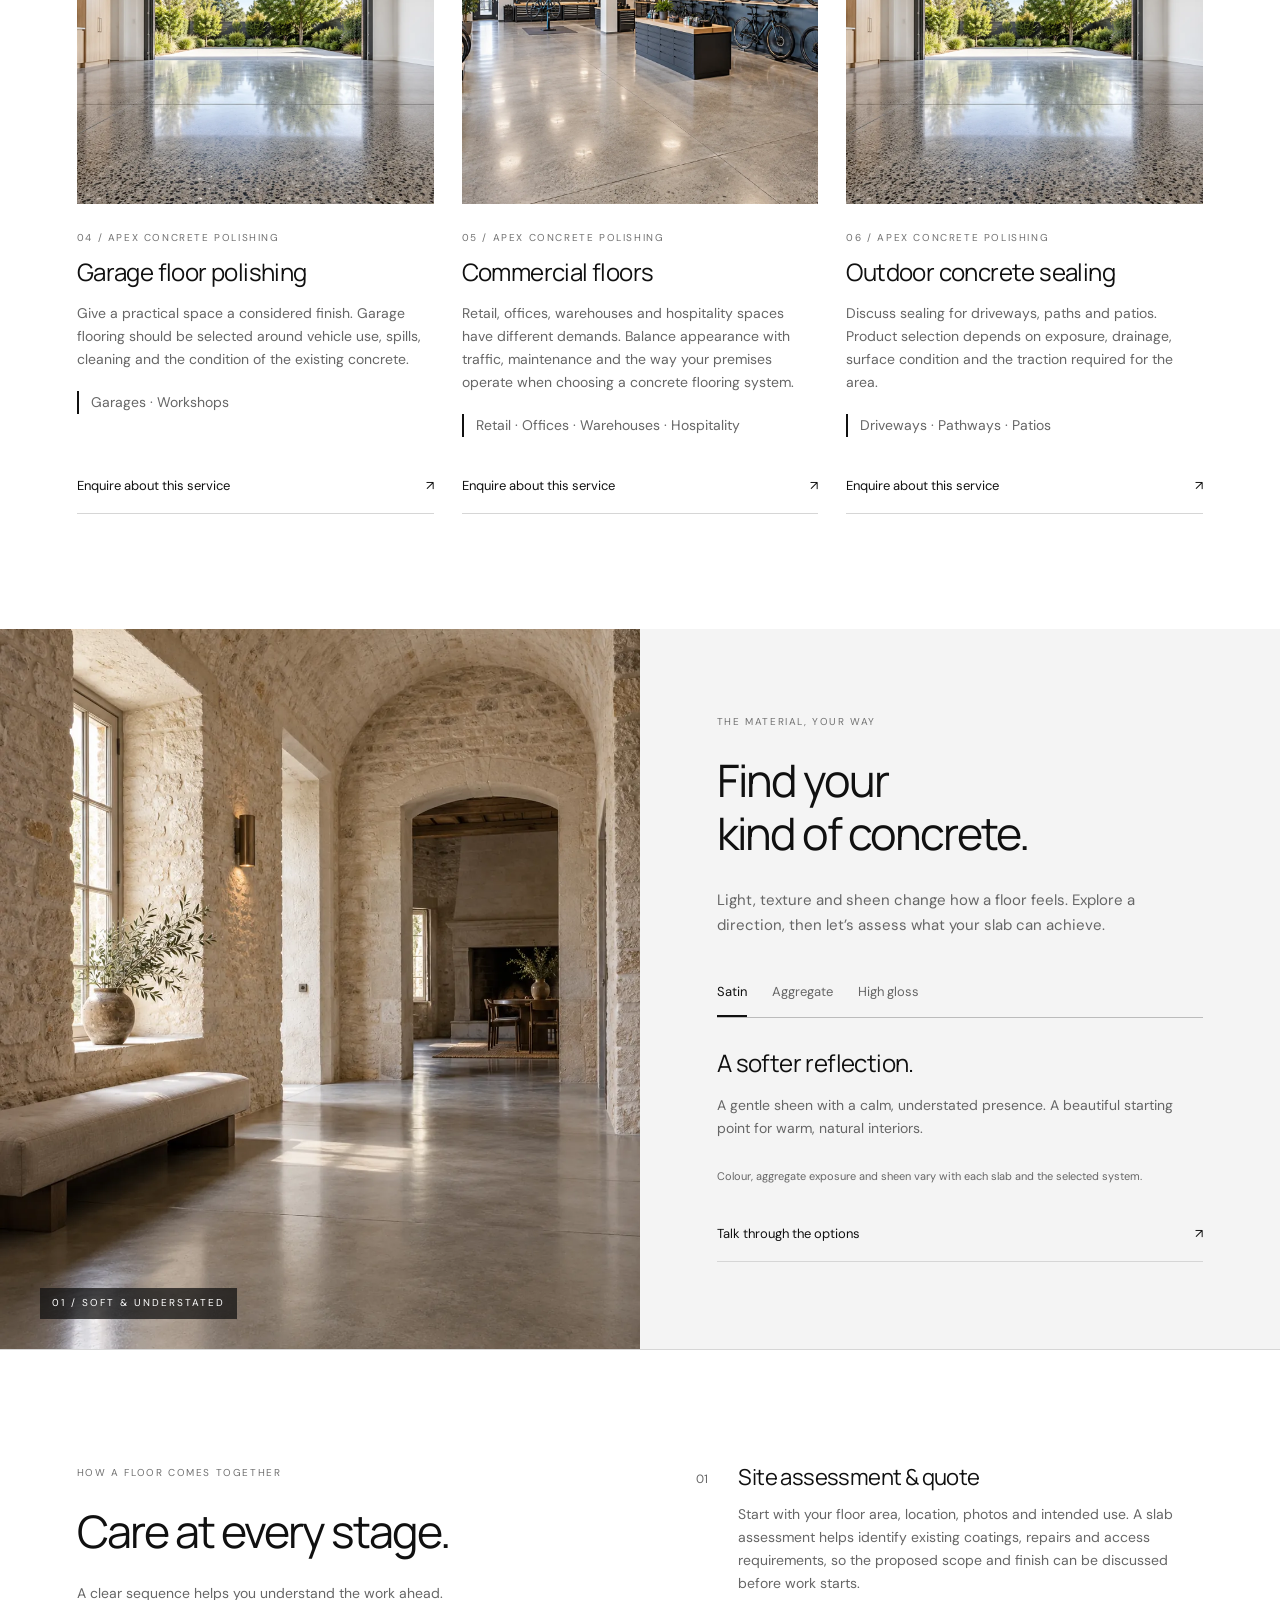
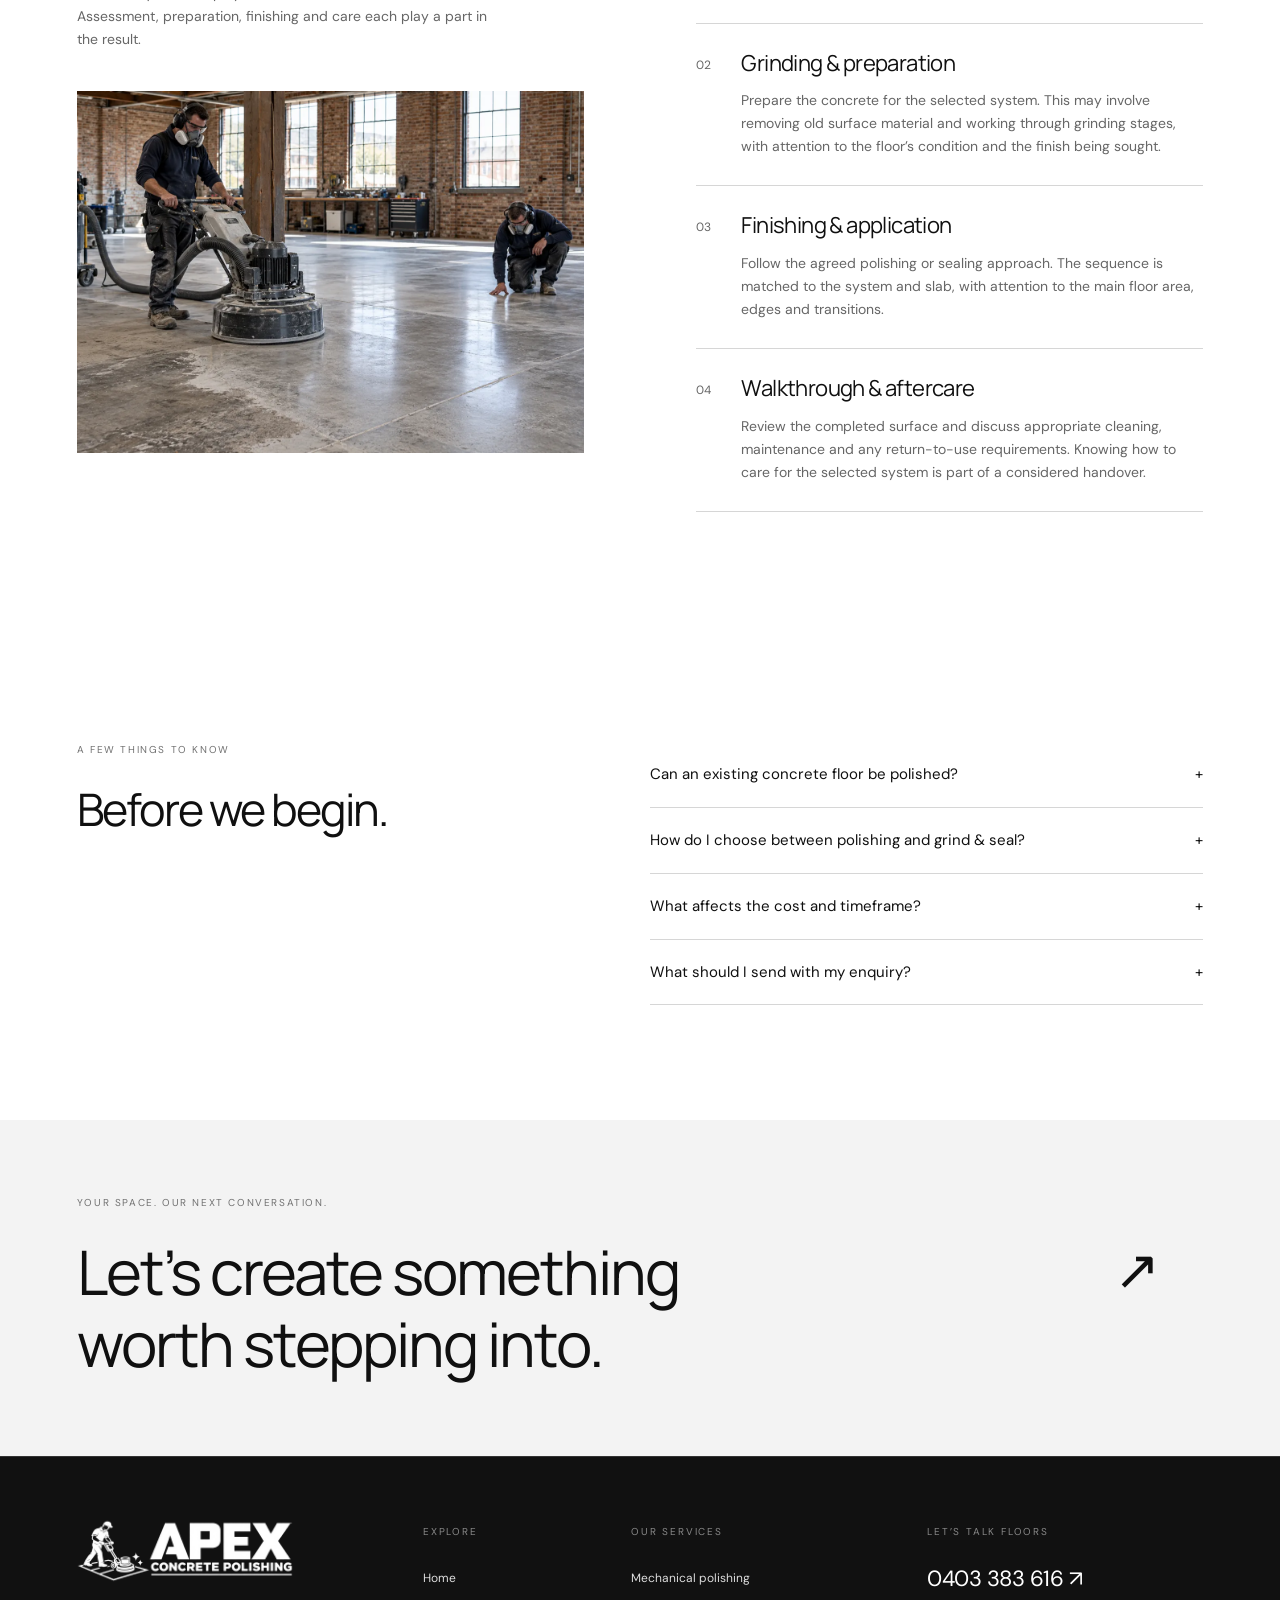
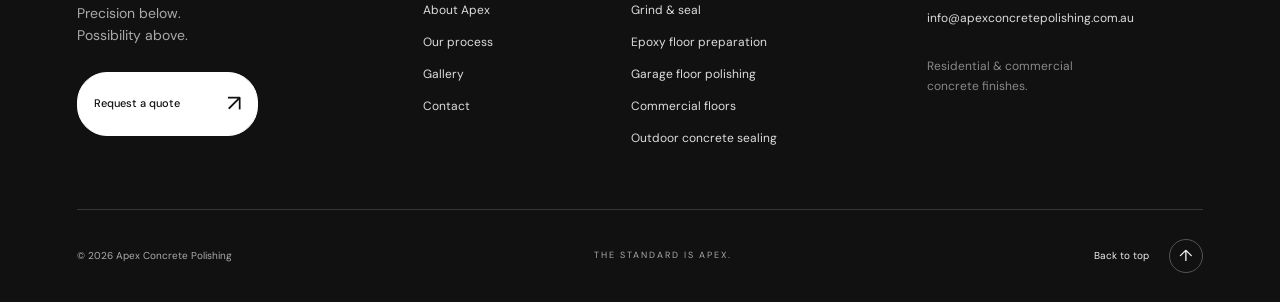
<file: services.html>
<!doctype html><html lang="en-AU"><head><meta charset="utf-8"><meta name="viewport" content="width=device-width,initial-scale=1"><meta name="description" content="Explore Apex Concrete Polishing services: mechanical polishing, grind & seal, epoxy floor preparation, garage floor polishing, commercial floors and outdoor concrete sealing."><meta name="theme-color" content="#111111"><meta name="google-site-verification" content="-4HEp1kciSTsrEX-N4r372-_atQ7oovHeTxD_YpiPW0"><meta name="robots" content="index,follow"><title>Concrete Polishing Services | Apex Concrete Polishing</title><link rel="canonical" href="https://apexconcretepolishing.com.au/services.html"><meta property="og:type" content="website"><meta property="og:site_name" content="Apex Concrete Polishing"><meta property="og:locale" content="en_AU"><meta property="og:title" content="Concrete Polishing Services | Apex Concrete Polishing"><meta property="og:description" content="Mechanical polishing, grind & seal, epoxy floor preparation, garage floor polishing, commercial floors and outdoor concrete sealing."><meta property="og:url" content="https://apexconcretepolishing.com.au/services.html"><meta property="og:image" content="https://apexconcretepolishing.com.au/assets/og-image.jpg"><meta property="og:image:width" content="1200"><meta property="og:image:height" content="630"><meta name="twitter:card" content="summary_large_image"><meta name="twitter:title" content="Concrete Polishing Services | Apex Concrete Polishing"><meta name="twitter:description" content="Mechanical polishing, grind & seal, epoxy floor preparation, garage floor polishing, commercial floors and outdoor concrete sealing."><meta name="twitter:image" content="https://apexconcretepolishing.com.au/assets/og-image.jpg"><link rel="icon" href="favicon.ico" sizes="32x32"><link rel="icon" type="image/png" sizes="192x192" href="assets/icon-192.png"><link rel="apple-touch-icon" sizes="180x180" href="assets/apple-touch-icon.png"><link rel="manifest" href="site.webmanifest"><link rel="stylesheet" href="style.css"><link rel="stylesheet" href="editorial.css"></head><body id="top" class="page-services"><div class="scroll-progress" aria-hidden="true"></div><div class="topline"><span>THE STANDARD IS APEX.</span><a href="tel:+61403383616">0403 383 616 ↗</a></div><header><a class="brand" href="index.html" aria-label="Apex Concrete Polishing home"><img src="assets/logo.webp" width="1000" height="500" alt="Apex Concrete Polishing"></a><button class="menu" type="button" aria-label="Open navigation menu" aria-expanded="false" aria-controls="nav"><span class="menu-label">Menu</span><span class="menu-icon" aria-hidden="true"><i></i><i></i></span></button><nav id="nav" aria-label="Main navigation"><p class="mobile-nav-caption">EXPLORE APEX</p><a href="index.html" ><small>01</small>Home</a><a href="services.html" aria-current="page"><small>02</small>Services</a><a href="gallery.html" ><small>03</small>Gallery</a><a href="contact.html" ><small>04</small>Contact</a><div class="mobile-nav-contact"><p>YOUR NEXT PROJECT STARTS HERE.</p><a class="mobile-quote" href="contact.html#contact">Request a quote <span aria-hidden="true">↗</span></a><a class="mobile-phone" href="tel:+61403383616">0403 383 616 <span aria-hidden="true">↗</span></a><span class="mobile-nav-signoff">CONCRETE. TAKEN FURTHER.</span></div></nav><a class="header-cta" href="contact.html">START A PROJECT <span>↗</span></a></header><main><section class="page-title wrap"><p class="eyebrow">02 / OUR EXPERTISE</p><h1>The right finish.<br>For your kind of space.</h1><p>From preparation to final polish. Explore the right approach for your floor.</p><span class="title-mark" aria-hidden="true">↗</span></section><section class="services wrap" id="services"><div class="section-heading"><div><p class="eyebrow">SIX SERVICES. ONE CONSIDERED APPROACH.</p><h2>Consider the possibilities.</h2></div><p>Compare the options below.<br>Then tell us about your project.</p></div><div class="service-jump"><a href="#mechanical-polishing">01 / Mechanical polishing ↗</a><a href="#grind-seal">02 / Grind & seal ↗</a><a href="#epoxy-preparation">03 / Epoxy floor preparation ↗</a><a href="#garage-polishing">04 / Garage floor polishing ↗</a><a href="#commercial-floors">05 / Commercial floors ↗</a><a href="#outdoor-sealing">06 / Outdoor concrete sealing ↗</a></div><div class="service-grid expanded-services"><article id="mechanical-polishing"><img src="assets/gallery.webp" width="1600" height="900" alt="Mechanically polished concrete floor in a bright open-plan interior" loading="lazy"><p class="eyebrow">01 / APEX CONCRETE POLISHING</p><h3>Mechanical polishing</h3><p>A succession of diamond-grinding and polishing stages refines the concrete itself. Explore this finish for homes, showrooms and open interiors where the slab is a visible design feature.</p><p class="service-use">Homes · Showrooms · Open-plan interiors</p><a href="contact.html?service=Mechanical%20polishing#contact" class="text-link">Enquire about this service <span>↗</span></a></article><article id="grind-seal"><img src="assets/home.webp" width="1600" height="900" alt="Grind and seal concrete floor in a renovated kitchen" loading="lazy"><p class="eyebrow">02 / APEX CONCRETE POLISHING</p><h3>Grind & seal</h3><p>Grinding reveals the surface before a sealer is applied. Different coating systems offer different appearances and maintenance needs; discuss the right combination for your space and budget.</p><p class="service-use">Renovations · Residential · Light commercial</p><a href="contact.html?service=Grind%20%26%20seal#contact" class="text-link">Enquire about this service <span>↗</span></a></article><article id="epoxy-preparation"><img src="assets/process.webp" width="1600" height="900" alt="Concrete slab ground and prepared for an epoxy coating" loading="lazy"><p class="eyebrow">03 / APEX CONCRETE POLISHING</p><h3>Epoxy floor preparation</h3><p>Preparation removes unsuitable surface material and creates a profile for an epoxy coating. Assessment, grinding and cleaning help establish a sound base before the coating stage.</p><p class="service-use">Coating preparation · Existing slabs</p><a href="contact.html?service=Epoxy%20floor%20preparation#contact" class="text-link">Enquire about this service <span>↗</span></a></article><article id="garage-polishing"><img src="assets/garage.webp" width="1600" height="900" alt="Polished concrete garage floor" loading="lazy"><p class="eyebrow">04 / APEX CONCRETE POLISHING</p><h3>Garage floor polishing</h3><p>Give a practical space a considered finish. Garage flooring should be selected around vehicle use, spills, cleaning and the condition of the existing concrete.</p><p class="service-use">Garages · Workshops</p><a href="contact.html?service=Garage%20floor%20polishing#contact" class="text-link">Enquire about this service <span>↗</span></a></article><article id="commercial-floors"><img src="assets/commercial.webp" width="1600" height="900" alt="Commercial concrete floor in a retail space" loading="lazy"><p class="eyebrow">05 / APEX CONCRETE POLISHING</p><h3>Commercial floors</h3><p>Retail, offices, warehouses and hospitality spaces have different demands. Balance appearance with traffic, maintenance and the way your premises operate when choosing a concrete flooring system.</p><p class="service-use">Retail · Offices · Warehouses · Hospitality</p><a href="contact.html?service=Commercial%20floors#contact" class="text-link">Enquire about this service <span>↗</span></a></article><article id="outdoor-sealing"><img src="assets/garage.webp" width="1600" height="900" alt="Sealed outdoor concrete driveway and patio" loading="lazy"><p class="eyebrow">06 / APEX CONCRETE POLISHING</p><h3>Outdoor concrete sealing</h3><p>Discuss sealing for driveways, paths and patios. Product selection depends on exposure, drainage, surface condition and the traction required for the area.</p><p class="service-use">Driveways · Pathways · Patios</p><a href="contact.html?service=Outdoor%20concrete%20sealing#contact" class="text-link">Enquire about this service <span>↗</span></a></article></div></section><section id="finishes" class="finishes"><div class="finish-image"><img id="finish-img" src="assets/arch.webp" width="1122" height="1402" alt="Soft satin concrete floor in a limestone interior" loading="lazy"><span id="finish-caption">01 / SOFT & UNDERSTATED</span></div><div class="finish-copy"><p class="eyebrow">THE MATERIAL, YOUR WAY</p><h2>Find your<br>kind of concrete.</h2><p>Light, texture and sheen change how a floor feels. Explore a direction, then let’s assess what your slab can achieve.</p><div class="tabs" role="tablist" aria-label="Concrete finishes"><button role="tab" aria-selected="true" data-finish="satin">Satin</button><button role="tab" aria-selected="false" data-finish="aggregate">Aggregate</button><button role="tab" aria-selected="false" data-finish="gloss">High gloss</button></div><div role="tabpanel" id="finish-panel"><h3 id="finish-title">A softer reflection.</h3><p id="finish-text">A gentle sheen with a calm, understated presence. A beautiful starting point for warm, natural interiors.</p></div><p class="note">Colour, aggregate exposure and sheen vary with each slab and the selected system.</p><a class="text-link" href="contact.html#contact">Talk through the options <span>↗</span></a></div></section><section class="process wrap" id="process"><div><p class="eyebrow">HOW A FLOOR COMES TOGETHER</p><h2>Care at every stage.</h2><p class="process-lead">A clear sequence helps you understand the work ahead. Assessment, preparation, finishing and care each play a part in the result.</p><img src="assets/process.webp" width="1600" height="900" alt="Concrete floor preparation and inspection" loading="lazy"></div><div class="steps"><article><span>01</span><div><h3>Site assessment & quote</h3><p>Start with your floor area, location, photos and intended use. A slab assessment helps identify existing coatings, repairs and access requirements, so the proposed scope and finish can be discussed before work starts.</p></div></article><article><span>02</span><div><h3>Grinding & preparation</h3><p>Prepare the concrete for the selected system. This may involve removing old surface material and working through grinding stages, with attention to the floor’s condition and the finish being sought.</p></div></article><article><span>03</span><div><h3>Finishing & application</h3><p>Follow the agreed polishing or sealing approach. The sequence is matched to the system and slab, with attention to the main floor area, edges and transitions.</p></div></article><article><span>04</span><div><h3>Walkthrough & aftercare</h3><p>Review the completed surface and discuss appropriate cleaning, maintenance and any return-to-use requirements. Knowing how to care for the selected system is part of a considered handover.</p></div></article></div></section><section class="faq wrap"><div><p class="eyebrow">A FEW THINGS TO KNOW</p><h2>Before we begin.</h2></div><div><details><summary>Can an existing concrete floor be polished?</summary><p>Often, but the condition of the slab matters. Existing coatings, cracks, repairs and variations can influence the result. Send photos so we can discuss assessment and preparation.</p></details><details><summary>How do I choose between polishing and grind & seal?</summary><p>The systems create their finish in different ways. We’ll discuss the appearance you want, the use of the space and ongoing care before recommending an approach.</p></details><details><summary>What affects the cost and timeframe?</summary><p>Floor area, slab condition, access, coating removal and the selected finish all affect the scope. A project-specific quote is the best way to establish pricing and timing.</p></details><details><summary>What should I send with my enquiry?</summary><p>Your suburb, approximate floor area, photos or plans, whether it’s a new or existing slab, and your preferred timing. You can email these directly to Apex.</p></details></div></section>
</main><section class="closing"><p class="eyebrow">YOUR SPACE. OUR NEXT CONVERSATION.</p><a href="contact.html">Let’s create something<br>worth stepping into.<span>↗</span></a></section><footer class="site-footer"><div class="footer-main"><div class="footer-identity"><a class="brand" href="index.html" aria-label="Apex Concrete Polishing home"><img src="assets/logo.webp" width="1000" height="500" alt="Apex Concrete Polishing"></a><p>Precision below.<br>Possibility above.</p><a class="button footer-quote" href="contact.html"><span class="btn-label">Request a quote</span><span class="btn-icon" aria-hidden="true">↗</span></a></div><div class="footer-column"><h2>Explore</h2><a href="index.html">Home</a><a href="index.html#about">About Apex</a><a href="services.html#process">Our process</a><a href="gallery.html">Gallery</a><a href="contact.html">Contact</a></div><div class="footer-column footer-services"><h2>Our services</h2><a href="services.html#mechanical-polishing">Mechanical polishing</a><a href="services.html#grind-seal">Grind & seal</a><a href="services.html#epoxy-preparation">Epoxy floor preparation</a><a href="services.html#garage-polishing">Garage floor polishing</a><a href="services.html#commercial-floors">Commercial floors</a><a href="services.html#outdoor-sealing">Outdoor concrete sealing</a></div><div class="footer-column footer-contact"><h2>Let’s talk floors</h2><a class="footer-phone" href="tel:+61403383616">0403 383 616 ↗</a><a class="footer-email" href="mailto:info@apexconcretepolishing.com.au">info@apexconcretepolishing.com.au</a><p>Residential & commercial<br>concrete finishes.</p></div></div><div class="footer-base"><span>© <span id="year">2026</span> Apex Concrete Polishing</span><span class="footer-signoff">THE STANDARD IS APEX.</span><a href="#top">Back to top <span aria-hidden="true">↑</span></a></div></footer><dialog id="lightbox"><button aria-label="Close image" class="close">×</button><img alt=""><p></p></dialog><script src="app.js"></script></body></html>
</file>
<file: style.css>
@import url('https://fonts.googleapis.com/css2?family=DM+Sans:wght@400;500;600;700&family=Manrope:wght@400;500;600&display=swap');
:root{--ink:#262a26;--paper:#f7f5f0;--muted:#73756c;--line:#d8d9d0;--olive:#bfc5ad}*{box-sizing:border-box}html{scroll-behavior:smooth;scroll-padding-top:100px}body{margin:0;background:var(--paper);color:var(--ink);font-family:'DM Sans',Arial,sans-serif;font-size:15px;line-height:1.65}a{color:inherit;text-decoration:none}button,input,select,textarea{font:inherit}button,a,input,select,textarea{ -webkit-tap-highlight-color:transparent}button{cursor:pointer}button:focus-visible,a:focus-visible{outline:3px solid #8b9b78;outline-offset:5px}img{max-width:100%;height:auto;display:block}h1,h2,h3,p{margin:0}h1,h2,h3{font-family:Manrope,Arial,sans-serif;font-weight:400;line-height:1.12}h1{font-size:clamp(50px,5.8vw,88px);letter-spacing:-4px}h2{font-size:clamp(36px,3.5vw,54px);letter-spacing:-2px}h3{font-size:24px;letter-spacing:-.6px}.wrap{max-width:1440px;margin:auto;padding:100px 6%}.eyebrow{font-size:11px;font-weight:600;letter-spacing:2px;margin-bottom:24px}header{height:100px;padding:0 4%;display:flex;align-items:center;gap:40px;background:var(--paper);position:relative;z-index:5}.brand{display:block;width:220px;height:76px;overflow:hidden;position:relative;flex-shrink:0}.brand img{width:240px;max-width:none;position:absolute;top:-22px;left:-11px}nav{display:flex;gap:30px;margin-left:auto;font-size:13px}nav a:hover{color:#7d866b}.header-cta{padding:13px 22px;border:1px solid var(--ink);font-size:13px}.header-cta span{margin-left:28px}.menu{display:none}.hero{height:min(790px,80vw);min-height:590px;position:relative;color:white;background:#343831}.hero>img{width:100%;height:100%;object-fit:cover}.hero:after{content:'';position:absolute;inset:0;background:linear-gradient(90deg,#151a18b0,transparent 85%),linear-gradient(0deg,#13191780,transparent 40%)}.hero-content{position:absolute;z-index:1;left:6%;top:17%}.hero-content>p:not(.eyebrow){margin:28px 0 34px;color:#eeeee8;font-size:16px}.button{display:inline-flex;justify-content:space-between;align-items:center;gap:55px;padding:16px 25px;border:0;font-size:13px}.light{background:var(--paper);color:var(--ink)}.button:hover{background:var(--olive)}.hero-foot{position:absolute;z-index:1;bottom:30px;left:6%;right:6%;display:flex;justify-content:space-between;font-size:10px;letter-spacing:1.7px;border-top:1px solid #ffffff50;padding-top:22px}.intro>div{display:grid;grid-template-columns:1.2fr 1fr;gap:10%}.intro-copy{max-width:440px;padding-top:4px}.intro-copy p+p{margin-top:18px;color:var(--muted)}.text-link{display:flex;justify-content:space-between;border-bottom:1px solid var(--line);padding:16px 0;font-size:13px;margin-top:22px}.text-link:hover{border-color:var(--ink)}.services{padding-top:30px}.section-heading{display:flex;justify-content:space-between;align-items:end;margin-bottom:42px;gap:30px}.section-heading>p{color:var(--muted);font-size:13px}.service-grid{display:grid;grid-template-columns:repeat(3,1fr);gap:28px}.service-grid img{width:100%;height:270px;object-fit:cover;margin-bottom:26px}.service-grid .eyebrow{margin-bottom:12px}.service-grid h3{margin-bottom:16px}.service-grid article>p:not(.eyebrow){color:var(--muted);font-size:14px}.additional{display:flex;gap:30px;border-top:1px solid var(--line);margin-top:48px;padding-top:23px}.additional a{flex:1;display:flex;justify-content:space-between;font-size:14px}.finishes{display:grid;grid-template-columns:1fr 1fr;background:#e8e8df}.finish-image{position:relative;min-height:720px}.finish-image img{width:100%;height:100%;object-fit:cover;position:absolute}.finish-image>span{position:absolute;bottom:30px;left:40px;color:white;background:#242923a6;padding:7px 12px;font-size:10px;letter-spacing:2px}.finish-copy{padding:85px 12%}.finish-copy>p:not(.eyebrow){margin-top:28px;color:#676c61}.tabs{display:flex;gap:25px;margin:32px 0;border-bottom:1px solid #bec2b6}.tabs button{background:none;border:0;border-bottom:2px solid transparent;padding:12px 0;font-size:13px;color:#656b5f}.tabs button[aria-selected=true]{border-color:var(--ink);color:var(--ink)}#finish-text{font-size:14px;margin-top:17px;color:#62695e}.note{font-size:11px!important;line-height:1.6;color:var(--muted);margin-top:20px}.filters{display:flex;gap:10px;margin-bottom:30px}.filters button{border:1px solid var(--line);background:none;padding:9px 20px;font-size:12px;border-radius:25px}.filters button.active{background:var(--ink);color:white;border-color:var(--ink)}.gallery-grid{display:grid;grid-template-columns:1fr 1fr;gap:30px}.gallery-item{position:relative;border:0;padding:0;text-align:left;background:transparent;min-width:0}.gallery-item img{width:100%;height:320px;object-fit:cover}.gallery-item.tall{grid-row:span 2}.gallery-item.tall img{height:710px}.gallery-item.wide{grid-column:span 2}.gallery-item.wide img{height:420px}.gallery-item>span{display:flex;justify-content:space-between;align-items:center;padding-top:15px;font-size:16px}.gallery-item small{font-size:9px;letter-spacing:1.4px}.gallery-item[hidden]{display:none}.gallery-item:hover img{filter:brightness(.91)}.process{border-top:1px solid var(--line);display:grid;grid-template-columns:1fr 1fr;gap:10%;padding-top:90px}.process img{margin-top:40px;aspect-ratio:1.4;object-fit:cover}.steps article{display:flex;gap:30px;padding:27px 0;border-bottom:1px solid var(--line)}.steps article:first-child{padding-top:0}.steps article>span{color:var(--muted);font-size:12px;padding-top:5px}.steps h3{font-size:22px;margin-bottom:14px}.steps p{font-size:14px;color:var(--muted)}.faq{display:grid;grid-template-columns:1fr 1.2fr;gap:10%;padding-top:20px}.faq details{border-bottom:1px solid var(--line);padding:20px 0}.faq summary{cursor:pointer;list-style:none;display:flex;justify-content:space-between;gap:20px}.faq summary:after{content:'+'}.faq details[open] summary:after{content:'−'}.faq details p{margin-top:16px;color:var(--muted);font-size:14px}.contact{background:var(--ink);color:var(--paper)}.contact-inner{display:grid;grid-template-columns:1fr 1fr;gap:10%}.contact h2{font-size:clamp(42px,4.5vw,68px)}.contact h2+p{margin:28px 0;color:#c4c8bd}.phone{display:block;font-size:28px;margin-top:38px}.email{display:block;font-size:14px;margin-top:12px;overflow-wrap:anywhere}.fields{display:grid;grid-template-columns:1fr 1fr;gap:20px}label{display:block;font-size:11px;letter-spacing:.3px;margin-bottom:22px}input,textarea,select{width:100%;display:block;background:transparent;border:0;border-bottom:1px solid #697064;border-radius:0;padding:12px 0;color:white;font-size:13px;outline-offset:4px}input::placeholder,textarea::placeholder{color:#a8aea2}select option{background:var(--ink)}.contact .note{color:#b0b7a8}.contact form .button{width:100%;margin-top:4px}footer{display:flex;align-items:center;justify-content:space-between;flex-wrap:wrap;padding-top:35px!important;padding-bottom:25px!important;gap:20px}footer>p,footer>a:not(.brand){font-size:12px}.footer-bottom{width:100%;display:flex;justify-content:space-between;border-top:1px solid var(--line);padding-top:20px;color:var(--muted);font-size:10px}dialog{padding:20px;background:var(--paper);border:0;max-width:90vw;max-height:95vh}dialog::backdrop{background:#111d}dialog img{max-height:78vh;max-width:82vw;margin:auto}dialog p{padding-top:10px}.close{position:absolute;right:23px;top:23px;border:0;background:var(--paper);font-size:28px;width:40px;height:40px}.menu{background:none;border:0}
@media(min-width:1600px){.hero-content{left:calc((100vw - 1440px)/2 + 85px)}}@media(max-width:1000px){header{gap:15px;padding:0 4%;height:85px}.brand{width:185px}.brand img{width:205px;top:-12px}nav{gap:15px;font-size:11px}.header-cta{padding:10px}.header-cta span{margin-left:10px}.finish-copy{padding:60px 9%}.service-grid img{height:220px}.wrap{padding:75px 5%}.hero{min-height:600px}.hero-foot span:last-child{display:none}}@media(max-width:700px){html{scroll-padding-top:15px}header{height:80px;justify-content:space-between}.brand{height:65px;width:175px}.brand img{width:190px;top:-13px;left:-8px}.header-cta{display:none}.menu{display:block;font-size:12px}.menu span{margin-left:14px}nav{display:none;position:absolute;top:80px;left:0;right:0;background:var(--paper);padding:25px;font-size:16px;margin:0}nav.open{display:flex;flex-direction:column}.hero{height:680px;min-height:0}.hero>img{object-position:60%}.hero-content{top:16%;left:6%;right:6%}h1{font-size:54px;letter-spacing:-2.5px}.hero-content>p:not(.eyebrow){font-size:14px;max-width:300px}.hero-foot{font-size:8px;letter-spacing:.7px;gap:20px}.wrap{padding:65px 6%}.intro>div,.process,.faq,.contact-inner{grid-template-columns:1fr;gap:35px}.intro-copy{max-width:none}.section-heading{display:block}.section-heading>p{margin-top:22px}.service-grid{grid-template-columns:1fr;gap:40px}.service-grid img{height:260px}.additional{flex-direction:column;gap:18px}.finishes{grid-template-columns:1fr}.finish-image{min-height:440px}.finish-copy{padding:50px 6%}.gallery-grid{gap:26px;grid-template-columns:1fr}.gallery-item.tall{grid-row:auto}.gallery-item.wide{grid-column:auto}.gallery-item img,.gallery-item.tall img,.gallery-item.wide img{height:370px}.filters{gap:6px}.filters button{padding:8px 13px}.gallery-item small{font-size:8px}.process img{margin-top:30px}.faq{padding-top:10px}.phone{font-size:27px}.contact-inner{gap:45px}.fields{gap:14px}footer>p{display:none}.footer-bottom{gap:18px;flex-direction:column}h2{font-size:38px}.eyebrow{font-size:9px}.steps{margin-top:5px}}@media(prefers-reduced-motion:reduce){html{scroll-behavior:auto}}
/* APEX / MONOCHROME IDENTITY */
:root{--ink:#101010;--paper:#fff;--muted:#666;--line:#d6d6d6;--olive:#d7d7d7}body{background:#fff}h1,h2,h3{font-family:'DM Sans',Arial,sans-serif}h1,h2{font-weight:700}h2{letter-spacing:-2.5px}a,button{transition:background .25s,color .25s,transform .25s,border-color .25s}img{filter:none}.scroll-progress{position:fixed;top:0;left:0;right:0;height:3px;background:#888;z-index:100;transform-origin:left;transform:scaleX(0)}.topline{background:#111;color:#fff;padding:8px 4%;display:flex;justify-content:space-between;font-size:9px;letter-spacing:2px}header{height:105px;border-bottom:1px solid #ddd;gap:30px}.brand{width:225px}nav{gap:28px}nav a{position:relative;font-size:13px;padding:12px 0}nav a small{font-size:8px;margin-right:8px;color:#888}nav a:after{content:'';position:absolute;bottom:3px;left:0;right:0;height:2px;background:#111;transform:scaleX(0);transform-origin:left;transition:transform .25s}nav a:hover:after,nav a[aria-current=page]:after{transform:scaleX(1)}nav a:hover{color:#111}.header-cta{background:#111;color:#fff;border:0;font-size:10px;font-weight:700;letter-spacing:1px;clip-path:polygon(0 0,calc(100% - 12px) 0,100% 12px,100% 100%,0 100%);padding:20px}.header-cta:hover{background:#555}.button{background:#111;color:white;padding:0 0 0 25px;min-height:58px;font-weight:600;font-size:11px;letter-spacing:1px;position:relative;overflow:hidden;clip-path:polygon(0 0,calc(100% - 12px) 0,100% 12px,100% 100%,0 100%)}.button b,.button>span:last-child:not(:first-child){height:58px;width:58px;display:grid;place-items:center;font-size:23px;font-weight:400;border-left:1px solid #ffffff40;transition:transform .3s,background .3s}.button:hover{background:#444;color:white;transform:translateY(-3px)}.button:hover b{background:white;color:#111}.button.light{background:white;color:#111}.new-hero{height:760px;min-height:660px;overflow:hidden}.new-hero>img{object-position:center;animation:hero-drift 1.8s ease-out both}.new-hero:after{background:linear-gradient(90deg,#000c,#0002),linear-gradient(0deg,#0009,transparent 45%)}.new-hero .hero-content{top:10%;left:6%;right:6%;max-width:1100px;animation:hero-enter .9s ease-out both}.new-hero h1{font-size:clamp(58px,7.5vw,112px);line-height:.96;letter-spacing:-5px;font-weight:700}.new-hero h1>span{-webkit-text-stroke:1px #fff;color:transparent}.new-hero .eyebrow{font-size:10px;letter-spacing:2.3px;display:flex;align-items:center;gap:10px}.status-dot{display:inline-block;width:6px;height:6px;background:#fff;box-shadow:0 0 0 5px #ffffff20}.hero-bottom{display:flex;align-items:center;gap:70px;margin-top:38px}.hero-bottom p{font-size:14px;color:#ddd}.hero-bottom .button{background:white;color:#111}.hero-bottom .button b{border-left:1px solid #ddd}.hero-bottom .button:hover{background:#ddd}.hero-index{position:absolute;z-index:1;right:6%;top:50%;font-size:12px;letter-spacing:4px;writing-mode:vertical-rl}.hero-foot{font-size:9px;letter-spacing:1.5px}.ticker{overflow:hidden;background:#111;color:#eee;padding:22px 0;border-top:1px solid #444}.ticker>div{white-space:nowrap;width:max-content;font-weight:600;font-size:23px;letter-spacing:-.5px;animation:ticker 34s linear infinite}.ticker span{font-size:27px;margin:0 42px;color:#777}.intro .eyebrow{color:#777}.intro h2{font-weight:500}.home-services{background:#f1f1f1;max-width:none}.home-services .section-heading{align-items:center}.feature-links{display:grid;grid-template-columns:repeat(3,1fr);gap:20px}.feature-links>a{position:relative;overflow:hidden;background:#111;color:white;height:390px;display:flex;flex-direction:column;justify-content:flex-end;padding:28px}.feature-links img{position:absolute;inset:0;width:100%;height:100%;object-fit:cover;opacity:.65;transition:transform .65s,opacity .65s}.feature-links>a:after{content:'';position:absolute;inset:0;background:linear-gradient(0deg,#000b,transparent 80%)}.feature-links span,.feature-links h3,.feature-links b{position:relative;z-index:1}.feature-links span{font-size:10px;margin-bottom:15px}.feature-links h3{font-size:27px;max-width:80%}.feature-links b{position:absolute;right:24px;bottom:26px;width:35px;height:35px;border:1px solid #fff6;display:grid;place-items:center;font-weight:400}.feature-links>a:hover img{transform:scale(1.06);opacity:.85}.statement{position:relative;min-height:520px;display:flex;align-items:center;justify-content:center;text-align:center;color:white;overflow:hidden}.statement>img{position:absolute;inset:0;width:100%;height:100%;object-fit:cover;filter:brightness(.35)}.statement>div{position:relative;padding:60px 6%}.statement h2{font-size:clamp(40px,5vw,74px);line-height:1.05}.statement .button{margin-top:35px;background:#fff;color:#111}.page-title{background:#efefef;position:relative;overflow:hidden;max-width:none;padding-top:70px;padding-bottom:70px;border-bottom:1px solid #ddd}.page-title h1{font-size:clamp(50px,6vw,86px);line-height:1;letter-spacing:-4px;max-width:900px}.page-title>p:last-of-type{margin-top:28px;color:#666;max-width:460px;font-size:14px}.title-mark{position:absolute;right:8%;bottom:35px;font-size:210px;line-height:1;color:#d2d2d2}.page-services .services{padding-top:80px}.finishes{background:#ededed}.finish-copy>p:not(.eyebrow),#finish-text{color:#666}.tabs{border-color:#bbb}.tabs button{color:#666}.finish-image>span{background:#111b}.service-grid img,.gallery-item img{transition:transform .65s,filter .65s}.service-grid article:hover img{filter:contrast(1.1)}.service-grid .text-link:hover{background:#eee;padding-left:10px;padding-right:10px}.gallery-item{overflow:hidden}.gallery-item:hover img{filter:brightness(.8)}.gallery-item>span{background:#fff;position:relative;padding-bottom:8px}.filters button{border-radius:0;min-height:43px;font-size:11px;text-transform:uppercase;letter-spacing:1px}.filters button:hover{background:#ddd}.filters button.active:hover{background:#333}.page-gallery .inspiration{padding-top:65px}.page-gallery .inspiration .section-heading{display:none}.contact{background:#141414}.contact h2{font-weight:500}.contact h2+p{color:#bbb}.contact .note{color:#aaa}input,textarea,select{border-color:#666}input::placeholder,textarea::placeholder{color:#999}input:focus,textarea:focus,select:focus{outline:1px solid #bbb;outline-offset:7px}select option{background:#111}.contact form .button{padding:0 20px 0 25px}.contact form .button span{border-color:#ccc}.closing{background:#ededed;padding:65px 6%;border-top:1px solid #ddd}.closing>a{font-size:clamp(38px,6vw,88px);font-weight:700;line-height:1.03;letter-spacing:-3px;display:block;position:relative}.closing>a>span{position:absolute;right:4%;top:0;transition:transform .3s}.closing>a:hover>span{transform:translate(10px,-10px)}.page-contact .closing{display:none}footer{background:white}.footer-bottom{color:#777}.reveal{opacity:0;transform:translateY(24px);transition:opacity .75s ease var(--delay,0ms),transform .75s ease var(--delay,0ms)}.reveal.revealed{opacity:1;transform:none}dialog{box-shadow:0 20px 80px #0007}.close:hover{background:#111;color:white}@keyframes ticker{to{transform:translateX(-50%)}}@keyframes hero-enter{from{opacity:0;transform:translateY(25px)}to{opacity:1;transform:none}}@keyframes hero-drift{from{transform:scale(1.04)}to{transform:scale(1)}}
@media(min-width:1600px){.new-hero .hero-content{left:6%}}@media(max-width:1000px){header{gap:20px}.header-cta{display:none}nav{gap:24px}.title-mark{font-size:150px;right:5%;opacity:.6}.feature-links>a{height:310px;padding:20px}.feature-links h3{font-size:23px}.new-hero h1{font-size:82px}.new-hero{height:720px}.hero-bottom{gap:35px}}@media(max-width:700px){.topline{font-size:8px;letter-spacing:1px;padding:8px 6%}header{height:85px;padding:0 6%}.brand{width:185px}.brand img{width:205px;top:-17px;left:-9px}nav{top:85px;padding:20px 6%;border-bottom:1px solid #ddd}nav a{font-size:20px}.menu{font-size:10px;letter-spacing:1px}.new-hero{height:680px;min-height:0}.new-hero .hero-content{top:13%;right:5%;left:6%}.new-hero h1{font-size:clamp(46px,10.5vw,70px);letter-spacing:-2.5px;line-height:1.03}.new-hero .eyebrow{font-size:8px;letter-spacing:1.5px}.hero-bottom{display:block;margin-top:30px}.hero-bottom p{font-size:13px;margin-bottom:25px}.hero-index{display:none}.hero-foot{font-size:8px;letter-spacing:.5px}.ticker{padding:16px 0}.ticker>div{font-size:17px}.ticker span{margin:0 22px;font-size:20px}.feature-links{grid-template-columns:1fr}.feature-links>a{height:330px}.feature-links h3{font-size:28px}.home-services .section-heading .button{margin-top:24px}.statement{min-height:440px}.page-title{padding:55px 6%}.page-title h1{font-size:clamp(40px,10vw,65px);letter-spacing:-2px}.page-title>p:last-of-type{max-width:85%;font-size:13px}.title-mark{font-size:90px;right:5%;bottom:12px;opacity:.45}.closing{padding:45px 6%}.closing>a{font-size:clamp(30px,8vw,48px);letter-spacing:-1.5px}.closing>a>span{right:0}.contact .fields{grid-template-columns:1fr}.contact label{margin-bottom:22px}.contact .fields{gap:0}.button{min-height:54px}.button b{height:54px;width:54px}.gallery-item.tall img,.gallery-item img{height:340px}.section-heading h2{font-size:35px}footer .brand{width:185px}footer .brand img{top:-17px}.faq summary{font-size:14px}.contact .email{font-size:13px}}
@media(prefers-reduced-motion:reduce){*,*:before,*:after{animation:none!important;transition:none!important;scroll-behavior:auto!important}.reveal{opacity:1;transform:none}}
/* Expanded service and company information */
.service-jump{display:grid;grid-template-columns:repeat(3,1fr);gap:0;margin-bottom:45px;border-top:1px solid #ccc}.service-jump a{padding:17px 10px;border-bottom:1px solid #ccc;font-size:11px}.service-jump a:hover{background:#eee}.expanded-services{row-gap:55px}.service-grid article .service-use{margin-top:20px;border-left:2px solid #111;padding-left:12px;font-size:11px;color:#333}.process-lead{margin-top:24px;max-width:430px;color:#666;font-size:14px}.values{background:#eee;max-width:none;padding-top:65px;padding-bottom:70px}.value-grid{display:grid;grid-template-columns:repeat(4,1fr);gap:35px}.value-grid article{border-top:1px solid #aaa;padding-top:24px}.value-grid article>span,.overview-grid article>span{font-size:10px;letter-spacing:1px;color:#777}.value-grid h3{margin:25px 0 15px;font-size:23px}.value-grid p,.overview-grid p{font-size:13px;color:#666}.overview-grid{display:grid;grid-template-columns:repeat(3,1fr);gap:35px}.overview-grid article{padding-top:25px;border-top:1px solid #bbb}.overview-grid h3{margin:20px 0 15px;font-size:25px}.gallery-info{padding-top:0}.gallery-info>p:not(.eyebrow){max-width:600px;margin:25px 0;color:#666}.footer-sections{position:static;display:flex;width:100%;gap:30px;margin:0;padding:15px 0;background:white;flex-wrap:wrap}.footer-sections a{font-size:12px}.footer-sections a:after{display:none}@media(max-width:850px){.value-grid{grid-template-columns:1fr 1fr}.service-jump{grid-template-columns:1fr 1fr}}@media(max-width:700px){.overview-grid,.value-grid{grid-template-columns:1fr;gap:30px}.value-grid h3{margin-top:15px}.service-jump{grid-template-columns:1fr}.overview .section-heading .button{margin-top:25px}.footer-sections{position:static;display:flex;flex-direction:row;gap:10px 22px;border:0}.footer-sections a{font-size:11px;padding:5px 0}.gallery-info{padding-top:0}}
/* Unified Apex controls and complete footer */
.button,.contact form .button,.hero-bottom .button,.statement .button{--button-bg:#111;--button-fg:#fff;--button-line:#ffffff40;display:inline-flex;align-items:center;justify-content:space-between;gap:24px;min-height:56px;max-width:100%;padding:0 0 0 22px;border:1px solid var(--button-bg);border-radius:3px;clip-path:none;background:var(--button-bg);color:var(--button-fg);font-size:12px;font-weight:600;line-height:1.3;letter-spacing:.3px;text-align:left;box-shadow:none;overflow:hidden;transition:background .2s,box-shadow .2s,transform .2s}
.button .btn-label{display:block;width:auto;height:auto;border:0;font-size:12px;padding:14px 0;flex:1}.button .btn-icon,.contact form .button .btn-icon{display:grid;place-items:center;flex:0 0 54px;width:54px;height:54px;border:0;border-left:1px solid var(--button-line);font-size:23px;line-height:1;padding:0;transition:background .2s,color .2s}
.button:hover{transform:translateY(-2px);box-shadow:0 5px 0 #8883;background:var(--button-bg);color:var(--button-fg)}.button:hover .btn-icon{background:var(--button-fg);color:var(--button-bg)}.button:active{transform:translateY(0);box-shadow:none}.button:focus-visible{outline:3px solid #888;outline-offset:4px}.hero-bottom .button,.statement .button,.contact form .button,.site-footer .button{--button-bg:#fff;--button-fg:#111;--button-line:#ddd}.header-cta{clip-path:none;border-radius:3px;padding:16px 20px;font-size:11px;min-height:48px;display:inline-flex;align-items:center}.header-cta span{font-size:19px;margin-left:25px}.text-link{min-height:48px;gap:20px}.text-link>span{transition:transform .2s}.text-link:hover>span{transform:translate(3px,-3px)}.filters button{min-height:44px;border-radius:3px}.feature-links>a{height:370px;border-radius:3px}.feature-copy{position:relative;z-index:1;padding-right:38px}.feature-copy h3{max-width:100%;font-size:27px}.feature-copy p{margin-top:12px;color:#ddd;font-size:12px}.feature-links .feature-number{margin-bottom:18px;font-size:11px}.feature-links b{bottom:30px;border-radius:50%;width:37px;height:37px;transition:background .2s,color .2s,transform .2s}.feature-links>a:hover b{background:#fff;color:#111;transform:rotate(45deg)}.expanded-services article{display:flex;flex-direction:column}.expanded-services .text-link{margin-top:auto}.expanded-services .service-use{margin-bottom:22px}.closing{padding:55px 6%;border-bottom:0}.closing>a{font-size:clamp(36px,5vw,72px)}
footer.site-footer{display:block;max-width:none;margin:0;padding:64px 6% 0!important;background:#111;color:#eee;border-top:1px solid #333}.footer-main{display:grid;grid-template-columns:1.2fr .65fr 1fr 1.1fr;gap:45px;max-width:1440px;margin:0 auto 55px}.footer-identity .brand{width:220px;height:75px;margin-top:-10px}.footer-identity .brand img{width:240px;top:-22px;left:-11px;filter:brightness(0) invert(1)}.footer-identity>p{color:#aaa;font-size:14px;line-height:1.6;margin:16px 0 25px}.site-footer .footer-quote{min-height:48px;gap:15px;padding-left:16px}.site-footer .footer-quote .btn-icon{height:46px;flex-basis:46px;width:46px}.footer-column h2{font-size:10px;line-height:1.4;font-weight:600;text-transform:uppercase;letter-spacing:1.8px;color:#888;margin:4px 0 23px}.footer-column>a{display:block;font-size:12px;line-height:1.5;padding:7px 0;color:#ddd;width:fit-content;max-width:100%;transition:color .2s}.footer-column>a:hover{color:white;text-decoration:underline;text-underline-offset:5px}.footer-column .footer-phone{font-size:22px;letter-spacing:-.5px;color:white;white-space:nowrap;padding-top:0}.footer-column .footer-email{font-size:12px;overflow-wrap:anywhere}.footer-contact p{font-size:12px;line-height:1.7;color:#888;margin-top:22px}.footer-base{max-width:1440px;margin:auto;border-top:1px solid #363636;display:flex;justify-content:space-between;align-items:center;gap:25px;padding:24px 0;color:#aaa;font-size:10px}.footer-signoff{font-size:9px;letter-spacing:2px}.footer-base>a{display:flex;align-items:center;gap:20px;color:#eee;min-height:44px}.footer-base>a>span{display:grid;place-items:center;border:1px solid #555;width:34px;height:34px;border-radius:50%;font-size:16px}.footer-base>a:hover>span{background:white;color:black}.site-footer .brand:focus-visible{outline-color:white}
@media(max-width:1100px){.footer-main{grid-template-columns:1fr 1fr;gap:40px 60px}.header-cta{display:none}.feature-copy h3{font-size:23px}.feature-links>a{height:340px}}
@media(max-width:700px){.button,.contact form .button,.hero-bottom .button,.statement .button{gap:18px;min-height:52px;padding-left:18px}.button .btn-icon,.contact form .button .btn-icon{width:50px;flex-basis:50px;height:50px}.button .btn-label{font-size:11px}.feature-links>a{height:330px}.feature-copy h3{font-size:27px}.site-footer .footer-main{grid-template-columns:1fr 1fr;gap:32px 24px;margin-bottom:30px}.footer-identity{grid-column:1/-1;border-bottom:1px solid #333;padding-bottom:32px}.footer-contact{grid-column:1/-1;border-top:1px solid #333;padding-top:28px}.footer-column h2{margin-bottom:15px}.footer-column>a{font-size:12px;padding:8px 0}.footer-column .footer-email{font-size:13px}.footer-column .footer-phone{font-size:25px}.footer-base{flex-wrap:wrap;gap:10px;padding:18px 0}.footer-base>span:first-child{flex-basis:calc(100% - 110px);font-size:9px}.footer-signoff{display:none}footer.site-footer{padding-top:45px!important}.footer-identity .brand{width:220px;height:75px}.footer-identity .brand img{width:240px;top:-22px;left:-11px}.closing>a>span{font-size:40px;top:8px}.closing{padding:40px 6%}}
/* Accessible mobile navigation */
.mobile-nav-caption,.mobile-nav-contact{display:none}.menu-icon i{display:block}
@media(max-width:900px){
header{height:85px;padding:0 6%;position:relative;z-index:50;justify-content:space-between;background:white}.header-cta{display:none}header .brand{width:185px;height:65px}header .brand img{width:205px;top:-17px;left:-9px}.menu{display:inline-flex;align-items:center;justify-content:center;gap:15px;padding:0 16px;height:46px;min-width:103px;border:1px solid #ccc;border-radius:3px;background:white;color:#111;position:relative;z-index:52;font-size:11px;letter-spacing:.6px}.menu:hover{background:#eee}.menu .menu-icon{display:block;position:relative;width:19px;height:14px;margin:0}.menu-icon i{position:absolute;left:0;width:19px;height:1.5px;background:currentColor;transition:transform .25s,top .25s;top:3px}.menu-icon i:last-child{top:10px}.menu[aria-expanded=true] .menu-icon i{top:6px;transform:rotate(45deg)}.menu[aria-expanded=true] .menu-icon i:last-child{transform:rotate(-45deg)}
header #nav{display:none;position:fixed;inset:85px 0 0 0;width:100%;height:calc(100dvh - 85px);margin:0;padding:30px 7% max(30px,env(safe-area-inset-bottom));background:#111;color:#fff;border:0;overflow-y:auto;overscroll-behavior:contain;flex-direction:column;gap:0;z-index:51;align-items:stretch}header #nav.open{display:flex;animation:mobile-menu-enter .22s ease-out}.menu-open header{position:fixed;top:0;left:0;right:0;z-index:100}.menu-open header .brand{pointer-events:none}.mobile-nav-caption{display:block;font-size:9px;letter-spacing:2px;color:#888;margin:0 0 15px}header #nav>a{display:flex;align-items:center;position:relative;gap:18px;min-height:70px;padding:16px 0;font-size:clamp(26px,5vw,37px);line-height:1.1;font-weight:500;letter-spacing:-1px;border-bottom:1px solid #333;color:#ddd}header #nav>a small{font-size:10px;letter-spacing:.5px;margin:0;min-width:20px;color:#777;font-weight:400}header #nav>a:after{content:'↗';position:static;height:auto;width:auto;transform:none;background:none;display:block;font-size:22px;line-height:1; margin-left:auto;color:#777}header #nav>a[aria-current=page]{color:white}header #nav>a[aria-current=page] small{color:white}header #nav>a:hover{color:white;background:#202020}header #nav>a[aria-current=page]:after{color:white}.mobile-nav-contact{display:block;padding-top:30px;margin-top:auto}.mobile-nav-contact>p{font-size:9px;letter-spacing:1.5px;color:#888;margin:0 0 13px}header #nav .mobile-quote{display:flex;justify-content:space-between;align-items:center;min-height:54px;background:white;color:#111;border-radius:3px;padding:16px 20px;font-size:13px;font-weight:600;letter-spacing:0;margin:0}header #nav .mobile-quote:after,header #nav .mobile-phone:after{display:none}.mobile-quote>span{font-size:20px}header #nav .mobile-phone{display:flex;align-items:center;justify-content:space-between;min-height:48px;margin:12px 0 0;padding:8px 0;font-size:16px;letter-spacing:.3px;color:#ddd}.mobile-nav-signoff{display:block;font-size:8px;color:#666;letter-spacing:2px;margin-top:14px}#nav a:focus-visible{outline:2px solid #fff;outline-offset:3px}.menu-open main,.menu-open footer{pointer-events:none}
}@media(max-width:900px) and (max-height:620px){header #nav{padding-top:18px}.mobile-nav-caption{margin-bottom:8px}header #nav>a{min-height:54px;padding:12px 0;font-size:26px}.mobile-nav-contact{padding-top:20px}.mobile-nav-signoff{display:none}}
@keyframes mobile-menu-enter{from{opacity:0;transform:translateY(-8px)}to{opacity:1;transform:translateY(0)}}
</file>
<file: editorial.css>
/* A calm architectural composition, interpreted for Apex. */
body{font-family:'DM Sans',Arial,sans-serif}h1,h2,h3{font-family:Manrope,Arial,sans-serif;font-weight:400}h2{line-height:1.18;letter-spacing:-2px}.topline{display:none}header{height:100px;border:0;padding:0 4%;gap:35px}header .brand{width:195px}header .brand img{width:215px;top:-15px;left:-10px}header #nav>a small{display:none}.header-cta{background:transparent;color:#111;border-bottom:1px solid #111;border-radius:0;padding:12px 0;min-height:44px;font-weight:500;letter-spacing:0}.header-cta:hover{background:transparent;color:#666}nav a{font-size:12px;font-weight:400}.wrap{padding-top:115px;padding-bottom:115px}.eyebrow{font-weight:400;letter-spacing:1.6px;color:#717171;font-size:10px}.editorial-hero{padding:65px 4% 85px;display:grid;grid-template-columns:1fr 1fr;gap:40px;max-width:1700px;margin:auto}.editorial-lead{padding-top:45px;display:flex;flex-direction:column;justify-content:end}.editorial-hero h1{font-size:clamp(42px,4.25vw,68px);font-weight:400;line-height:1.16;letter-spacing:-2.8px;animation:hero-enter .8s ease-out both}.editorial-hero h1 em{font-style:normal;color:#888}.editorial-note{margin:24px 0 35px;display:flex;align-items:end;gap:25px;flex-wrap:wrap}.editorial-note p{font-size:12px;color:#777;line-height:1.8}.editorial-link{display:inline-flex;align-items:center;gap:20px;padding:10px 0;border-bottom:1px solid #aaa;font-size:12px}.editorial-link span{display:grid;place-items:center;width:28px;height:28px;border-radius:50%;border:1px solid #ccc;font-size:17px;transition:transform .3s}.editorial-link:hover span{transform:rotate(45deg);background:#111;color:white}.hero-pair{display:grid;grid-template-columns:1fr 1fr;gap:25px}.hero-pair img{width:100%;height:190px;object-fit:cover}.editorial-main-image{margin:0;display:flex;flex-direction:column;min-width:0}.editorial-main-image>img{width:100%;height:640px;object-fit:cover}.editorial-main-image figcaption{padding-top:13px;display:flex;justify-content:space-between;gap:15px;font-size:9px;letter-spacing:.7px;color:#777}.editorial-main-image figcaption a{letter-spacing:0;font-size:10px;color:#222}.intro{border-top:1px solid #e4e4e4}.intro h2{font-weight:400;font-size:clamp(35px,3.7vw,56px)}.intro>div{gap:12%;grid-template-columns:1.1fr 1fr}.intro-copy p{font-size:14px;color:#666}.values{background:#f6f6f6;padding-top:85px;padding-bottom:85px}.value-grid h3{font-size:21px;font-weight:400}.value-grid article{border-color:#ccc}.home-services{background:white;padding-top:115px}.feature-links{gap:45px 30px}.feature-links>a{height:auto;display:block;padding:0;background:transparent;color:#111;border-radius:0;overflow:visible}.feature-links img{position:static;height:300px;opacity:1;object-fit:cover}.feature-links>a:after{display:none}.feature-links .feature-number{display:block;margin:20px 0 10px;color:#888;font-size:9px;letter-spacing:1px}.feature-copy{padding-right:40px}.feature-copy h3{font-size:24px;letter-spacing:-.8px}.feature-copy p{color:#888;font-size:12px;margin-top:8px}.feature-links b{bottom:28px;right:0;border-color:#ccc;color:#111}.feature-links>a:hover img{transform:translateY(-5px);opacity:1;filter:brightness(.9)}.feature-links>a:hover b{background:#111;color:#fff}.statement{min-height:560px}.statement h2{font-weight:400;font-size:clamp(45px,5vw,76px);letter-spacing:-2px;line-height:1.1}.statement .eyebrow{color:#ddd}.page-title{background:white;border:0;padding-top:90px;padding-bottom:75px}.page-title h1{font-weight:400;font-size:clamp(42px,5.5vw,80px);letter-spacing:-3px;line-height:1.12}.title-mark{font-size:150px;color:#e4e4e4;right:7%;bottom:50px}.section-heading{align-items:end}.page-services .services{padding-top:35px}.service-grid img{height:290px}.service-jump a{font-size:11px;color:#666}.finishes{background:#f4f4f4}.finish-copy h2{font-weight:400}.contact h2{font-weight:400}.page-gallery .gallery-grid{grid-template-columns:1fr 1fr;align-items:start;column-gap:45px;row-gap:70px}.gallery-item.tall{grid-row:auto}.gallery-item.wide{grid-column:auto}.gallery-item img,.gallery-item.tall img,.gallery-item.wide img{height:440px}.gallery-item:nth-child(even){margin-top:110px}.gallery-item>span{font-size:20px;font-weight:400;padding-top:20px}.gallery-item small{font-size:8px;color:#888}.gallery-info{padding-top:0}.closing{background:#f3f3f3;padding:75px 6%;border:0}.closing>a{font-family:Manrope,Arial,sans-serif;font-weight:400;letter-spacing:-2px;font-size:clamp(36px,4.8vw,70px);line-height:1.18}.closing>a>span{font-size:55px}.overview h3{font-weight:400;font-size:24px}.button,.contact form .button,.statement .button{border-radius:30px;gap:22px;min-height:48px;padding-left:23px;box-shadow:none}.button .btn-icon,.contact form .button .btn-icon{border:0!important;width:44px;height:44px;flex-basis:44px;border-radius:50%;margin:2px;font-size:20px}.button .btn-label{padding:12px 0;font-size:11px;font-weight:500;letter-spacing:0}.button:hover{box-shadow:none}.button:hover .btn-icon{transform:rotate(45deg)}.site-footer .footer-quote{border-radius:30px}.site-footer .footer-quote .btn-icon{width:42px;height:42px;flex-basis:42px}.footer-column h2{font-family:'DM Sans',Arial,sans-serif;font-weight:400}.faq h2{font-weight:400}.filters button{border-radius:25px;font-size:10px}.process h2{font-weight:400}.text-link{font-weight:400}
@media(min-width:1100px){.feature-links>a:nth-child(3n+2){margin-top:60px}.feature-links>a:nth-child(3n){margin-top:120px}.home-services .section-heading{margin-bottom:55px}}
@media(max-width:1000px){.editorial-hero{gap:25px;padding-top:40px}.editorial-main-image>img{height:590px}.editorial-hero h1{font-size:45px}.editorial-lead{padding-top:10px}.hero-pair{gap:15px}.hero-pair img{height:160px}.editorial-note{margin-bottom:25px}.editorial-main-image figcaption{font-size:8px}.feature-links img{height:230px}.feature-copy h3{font-size:21px}.gallery-item img,.gallery-item.tall img,.gallery-item.wide img{height:360px}}
@media(max-width:900px){header{height:85px;padding:0 6%}header .brand{width:185px}header .brand img{width:205px;top:-17px;left:-9px}header #nav>a small{display:block}header #nav>a{font-family:Manrope,Arial,sans-serif;font-weight:400}header .menu{border:0;border-radius:0;min-width:95px;padding-right:0;background:white}.menu:hover{background:white}.wrap{padding-top:75px;padding-bottom:75px}}
@media(max-width:700px){.editorial-hero{grid-template-columns:1fr;padding:30px 6% 55px;gap:25px}.editorial-lead{padding:0}.editorial-hero .eyebrow{font-size:9px;margin-bottom:22px}.editorial-hero h1{font-size:clamp(36px,9vw,52px);letter-spacing:-1.8px;line-height:1.2}.editorial-note{display:block;margin:22px 0 28px}.editorial-note p{font-size:12px}.editorial-link{margin-top:12px}.hero-pair img{height:155px}.editorial-main-image>img{height:390px}.editorial-main-image figcaption{font-size:7px;letter-spacing:.4px}.editorial-main-image figcaption a{font-size:9px}.intro>div{grid-template-columns:1fr;gap:30px}.intro h2{font-size:36px;letter-spacing:-1.5px}.home-services{padding-top:70px}.feature-links{gap:35px}.feature-links img{height:300px}.feature-copy h3{font-size:25px}.feature-links>a{height:auto}.statement{min-height:430px}.statement h2{font-size:44px}.page-title{padding-top:45px;padding-bottom:45px}.page-title h1{font-size:40px;letter-spacing:-1.7px}.title-mark{display:none}.page-title>p:last-of-type{max-width:100%}.page-gallery .gallery-grid{grid-template-columns:1fr;gap:38px}.gallery-item:nth-child(even){margin-top:0}.gallery-item img,.gallery-item.tall img,.gallery-item.wide img{height:380px}.gallery-item>span{font-size:20px}.gallery-item small{font-size:7px}.gallery-info{padding-top:0}.closing{padding:50px 6%}.closing>a{font-size:32px;letter-spacing:-1.1px;padding-right:25px}.closing>a>span{font-size:30px;right:0;top:8px}.button,.contact form .button,.statement .button{min-height:48px}.button .btn-icon,.contact form .button .btn-icon{height:42px;width:42px;flex-basis:42px}.section-heading h2{font-size:36px;letter-spacing:-1.5px}.footer-identity .brand img{width:240px;top:-22px;left:-11px}}

/* Enquiry form: honeypot + status states */
.hp{position:absolute!important;left:-9999px;width:1px;height:1px;overflow:hidden;opacity:0;pointer-events:none}
#form-status.is-success{color:#b7dcae}
#form-status.is-error{color:#f2a7a7}
.contact form .button:disabled{opacity:.6;cursor:wait}
</file>
